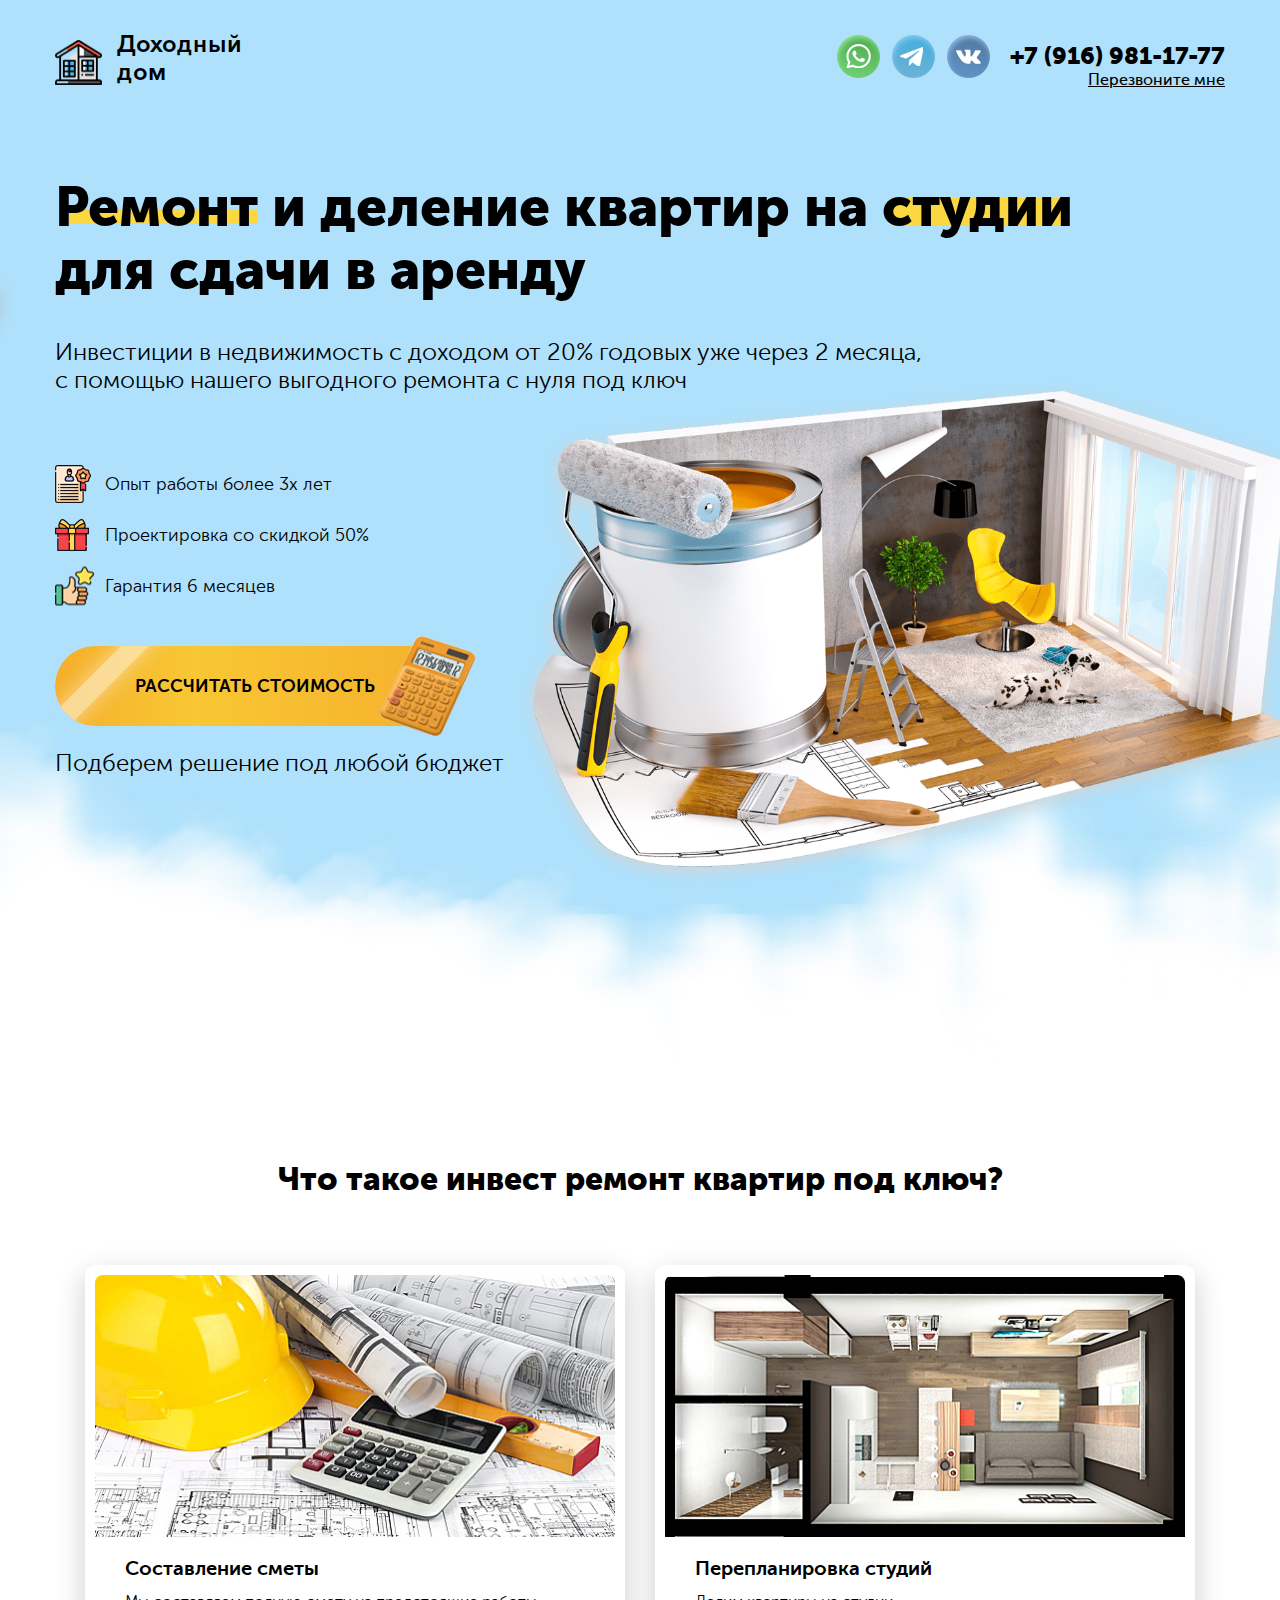
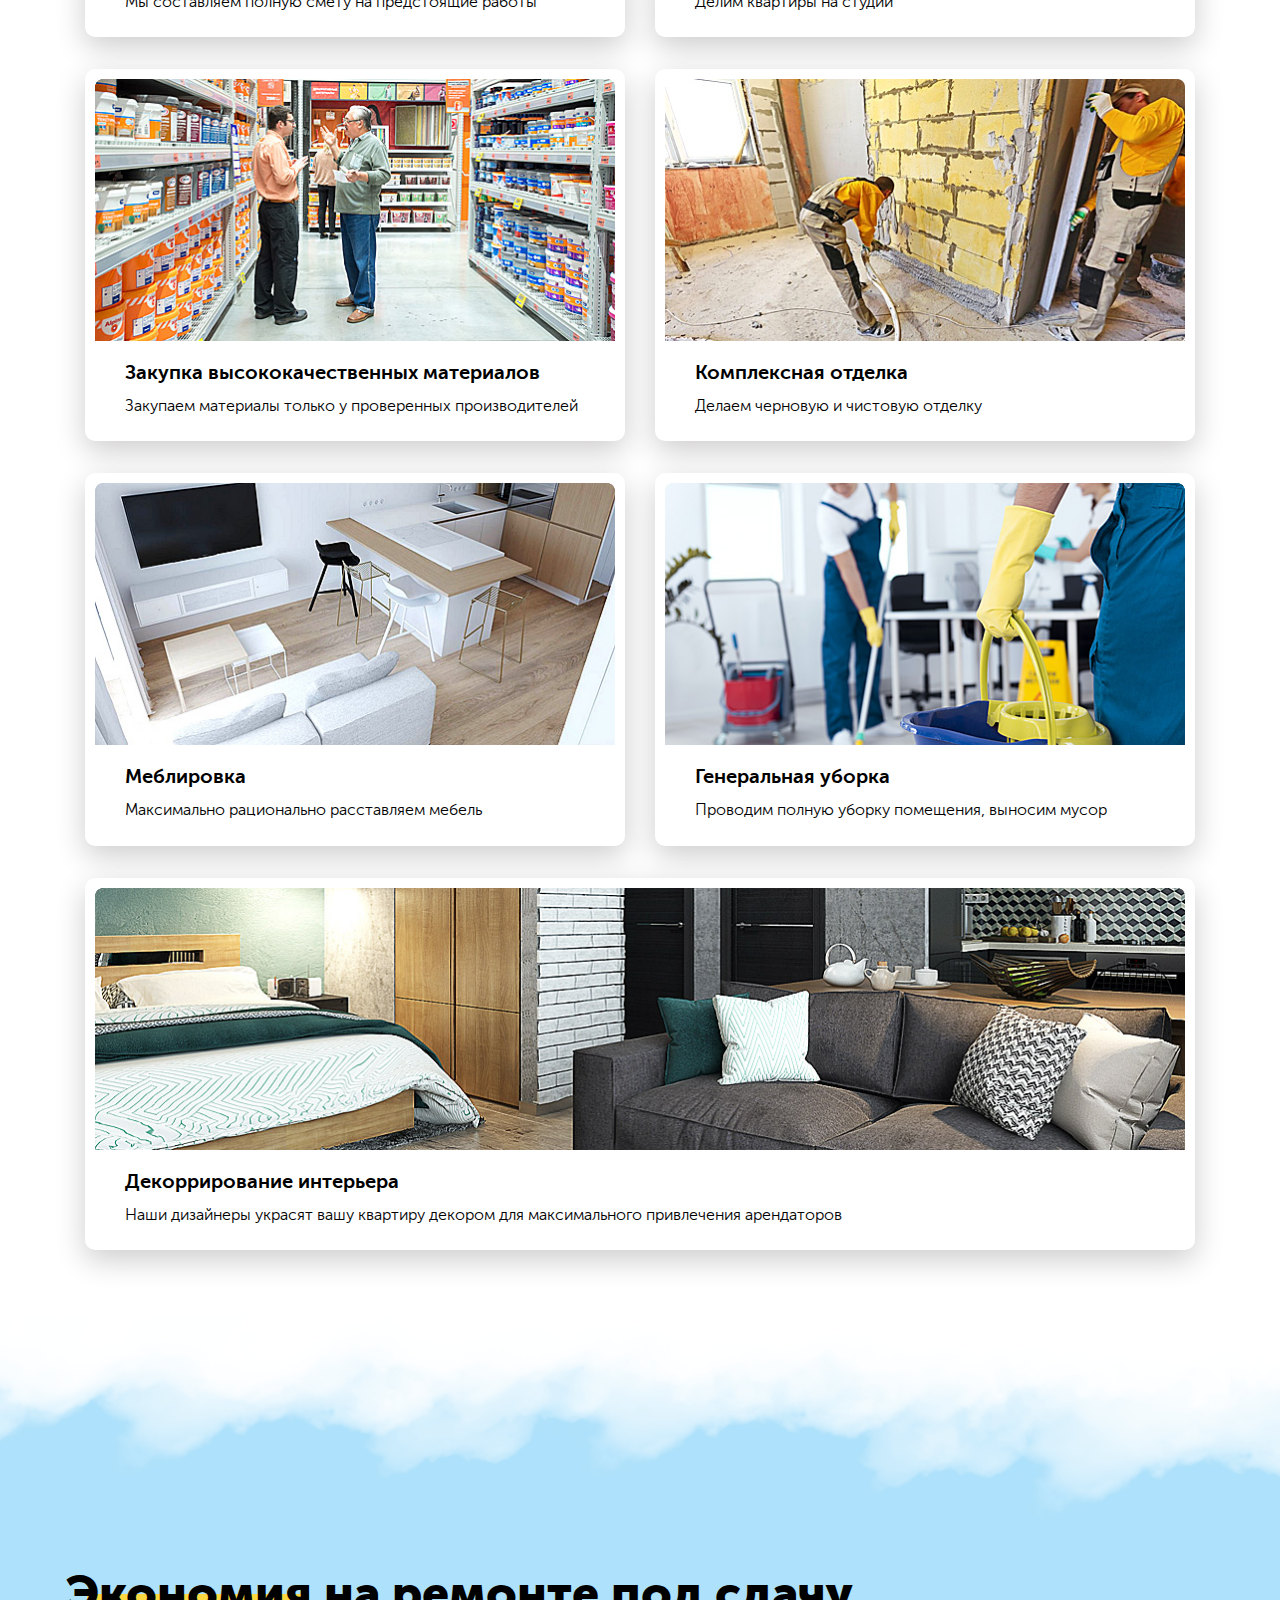
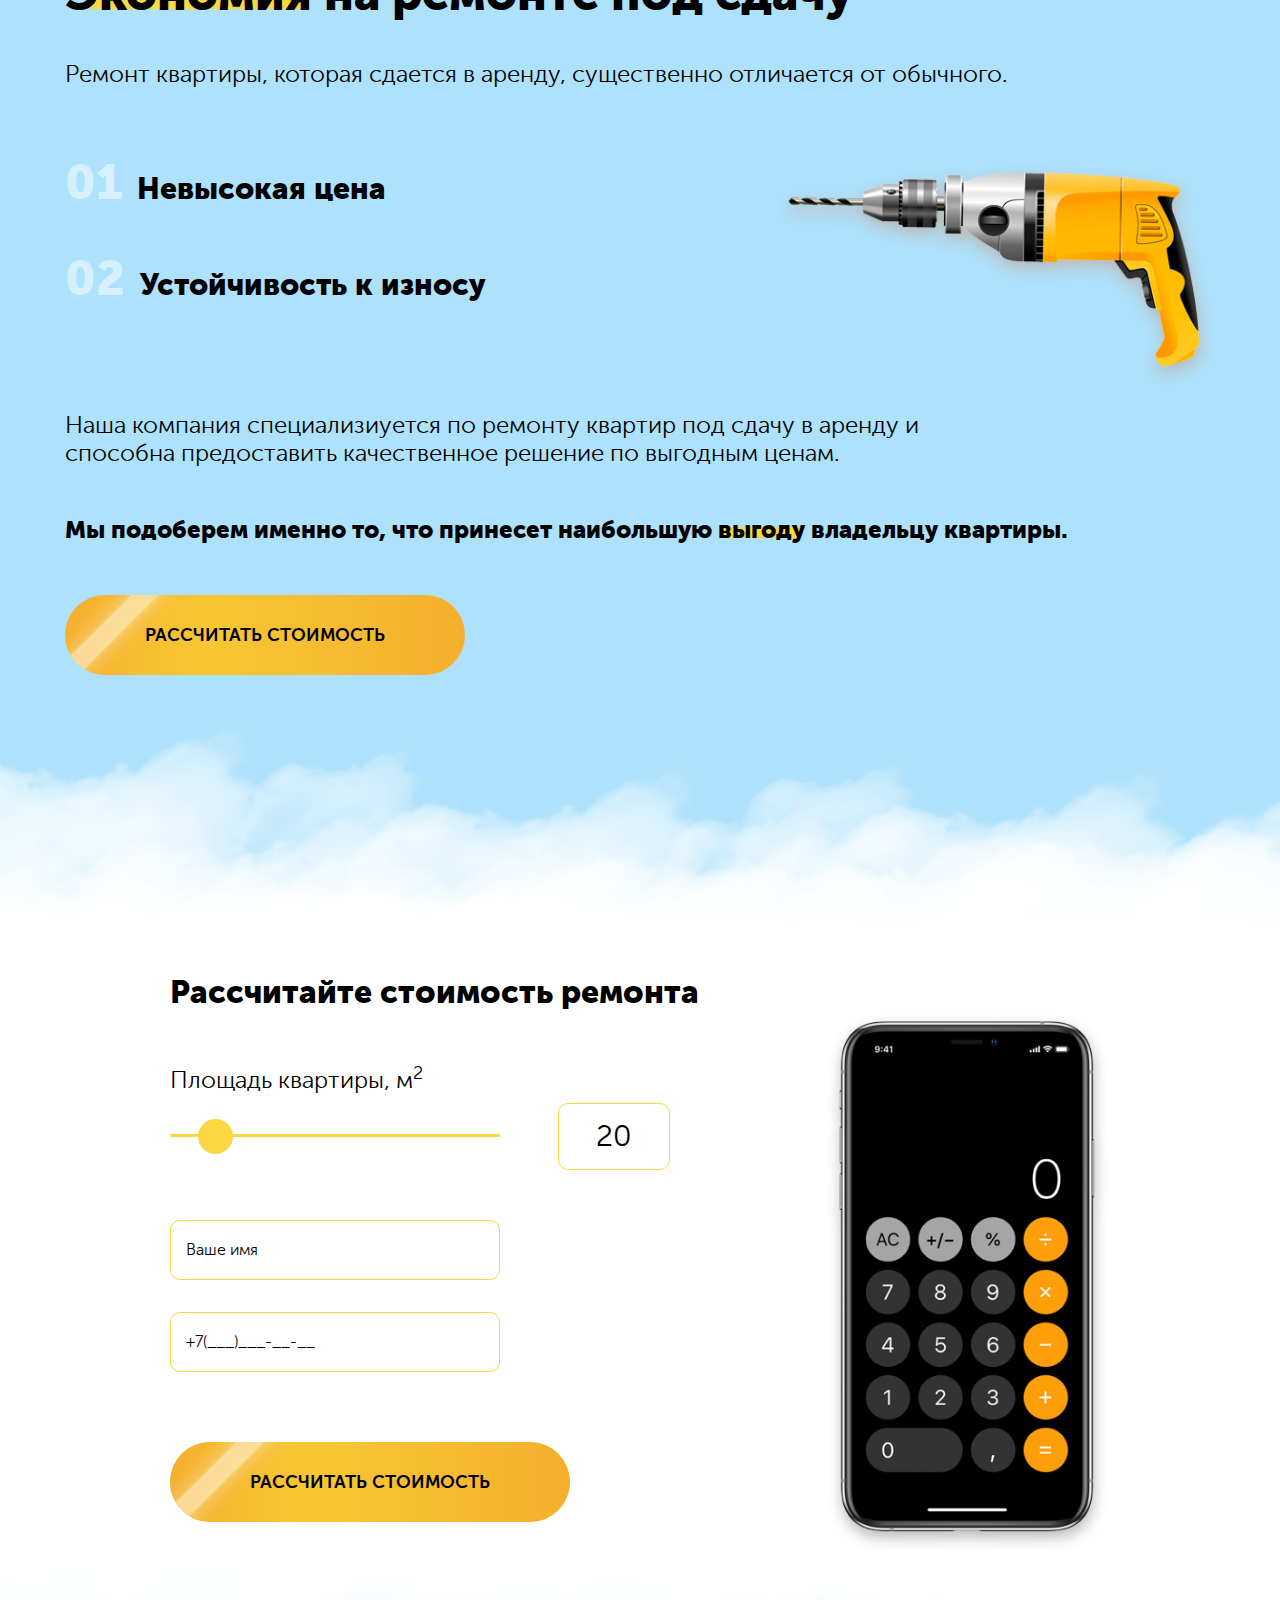
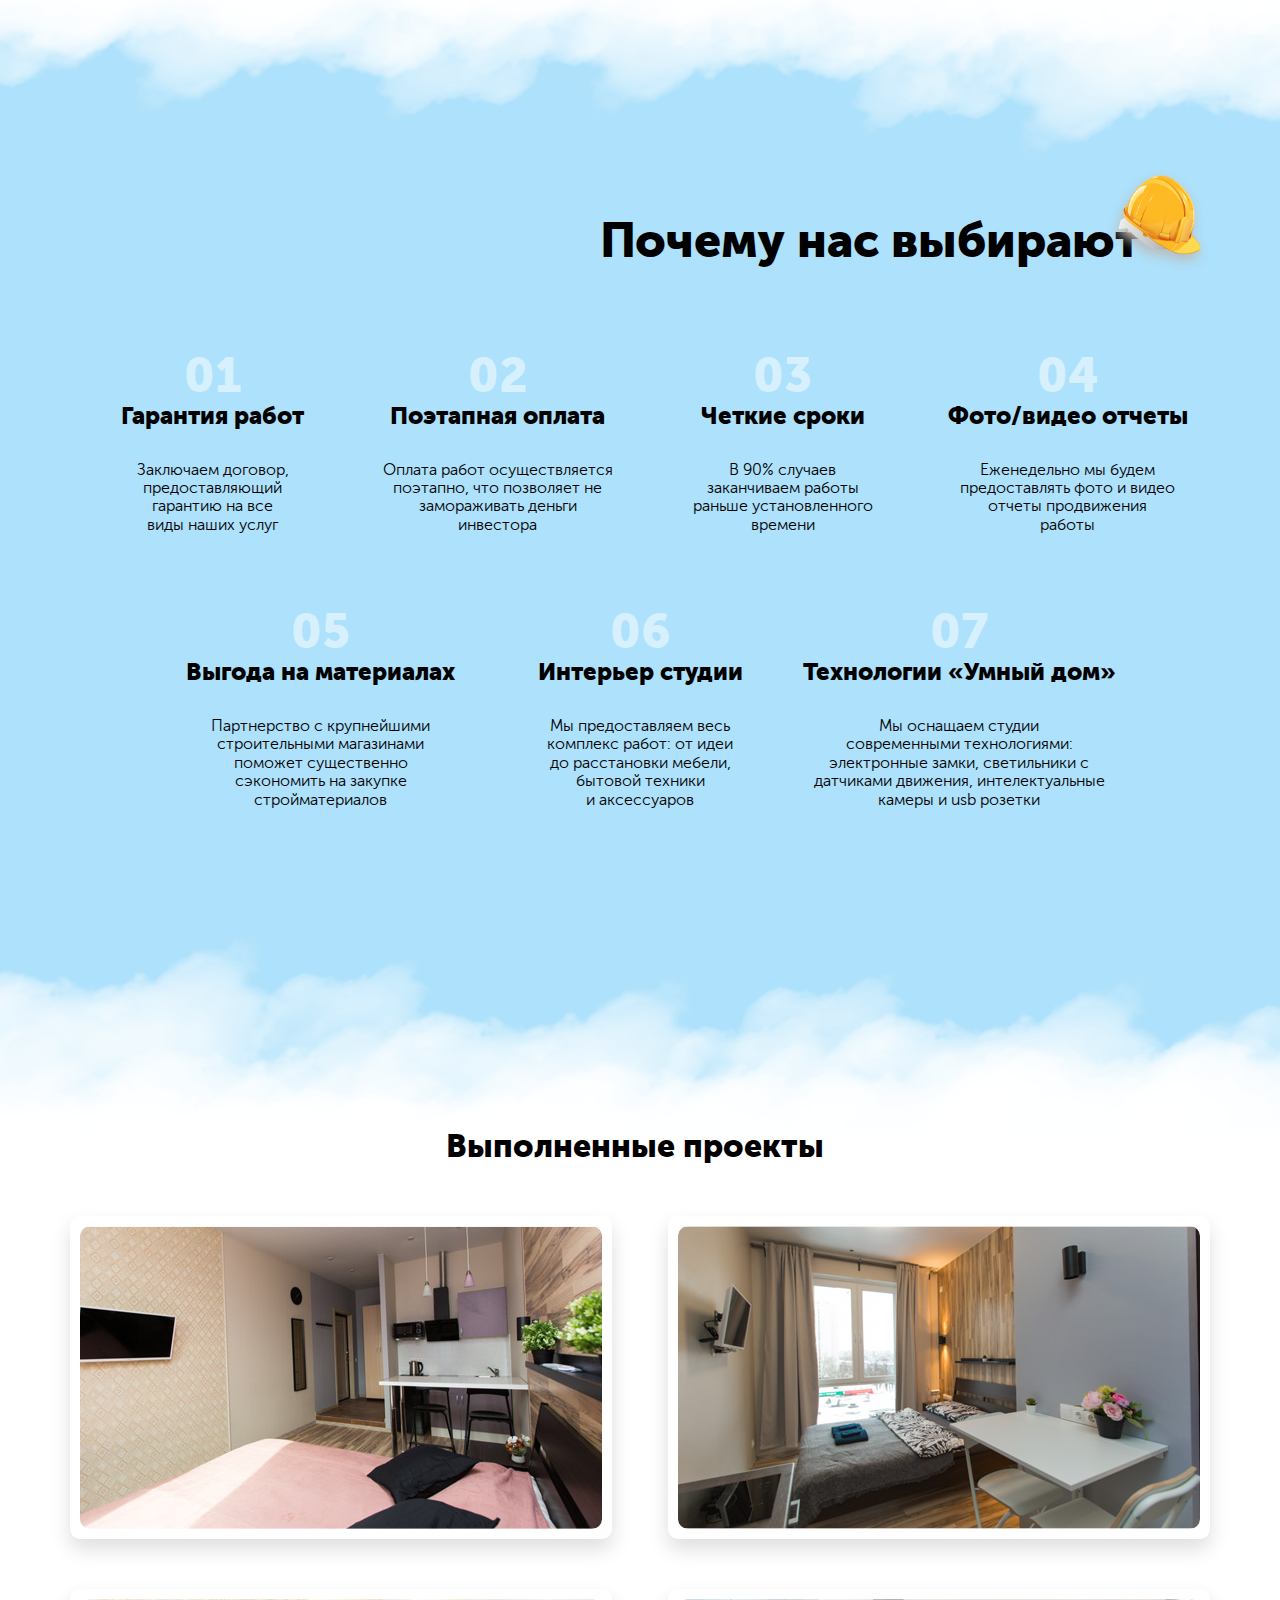
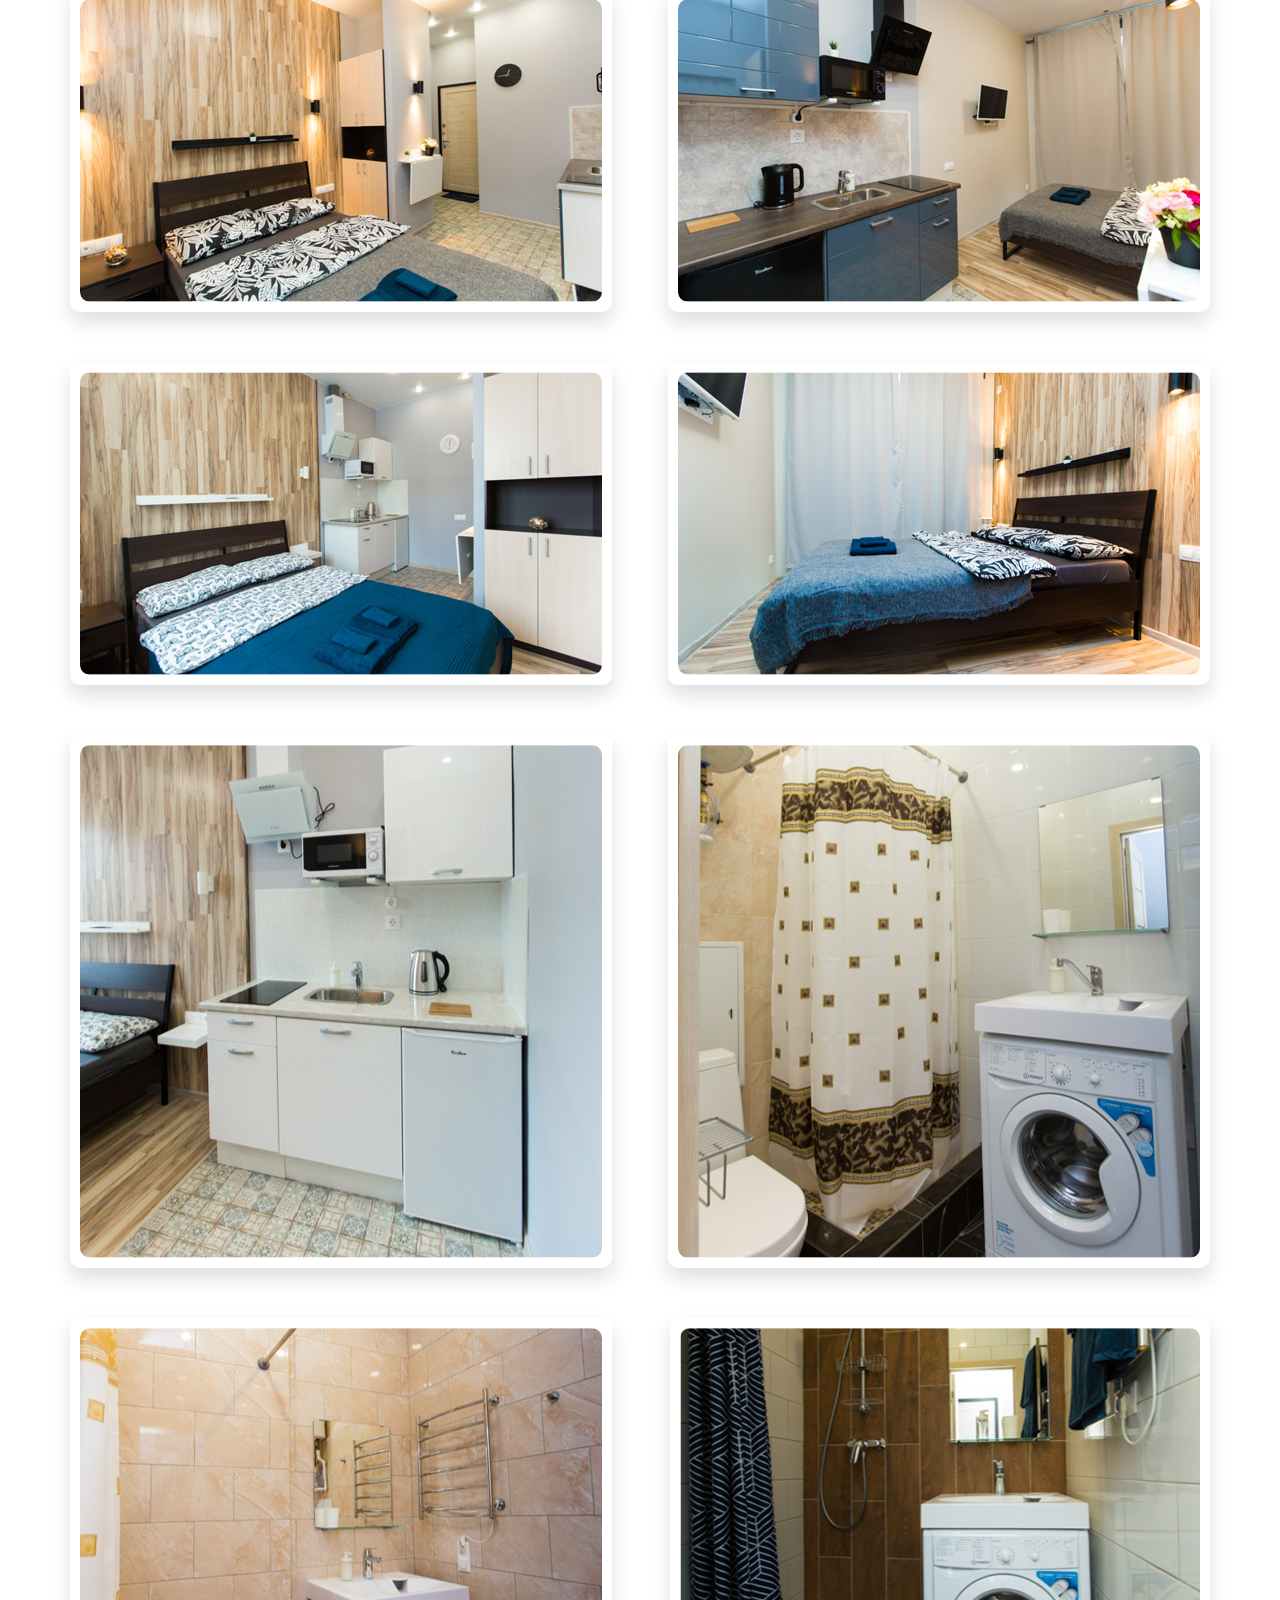
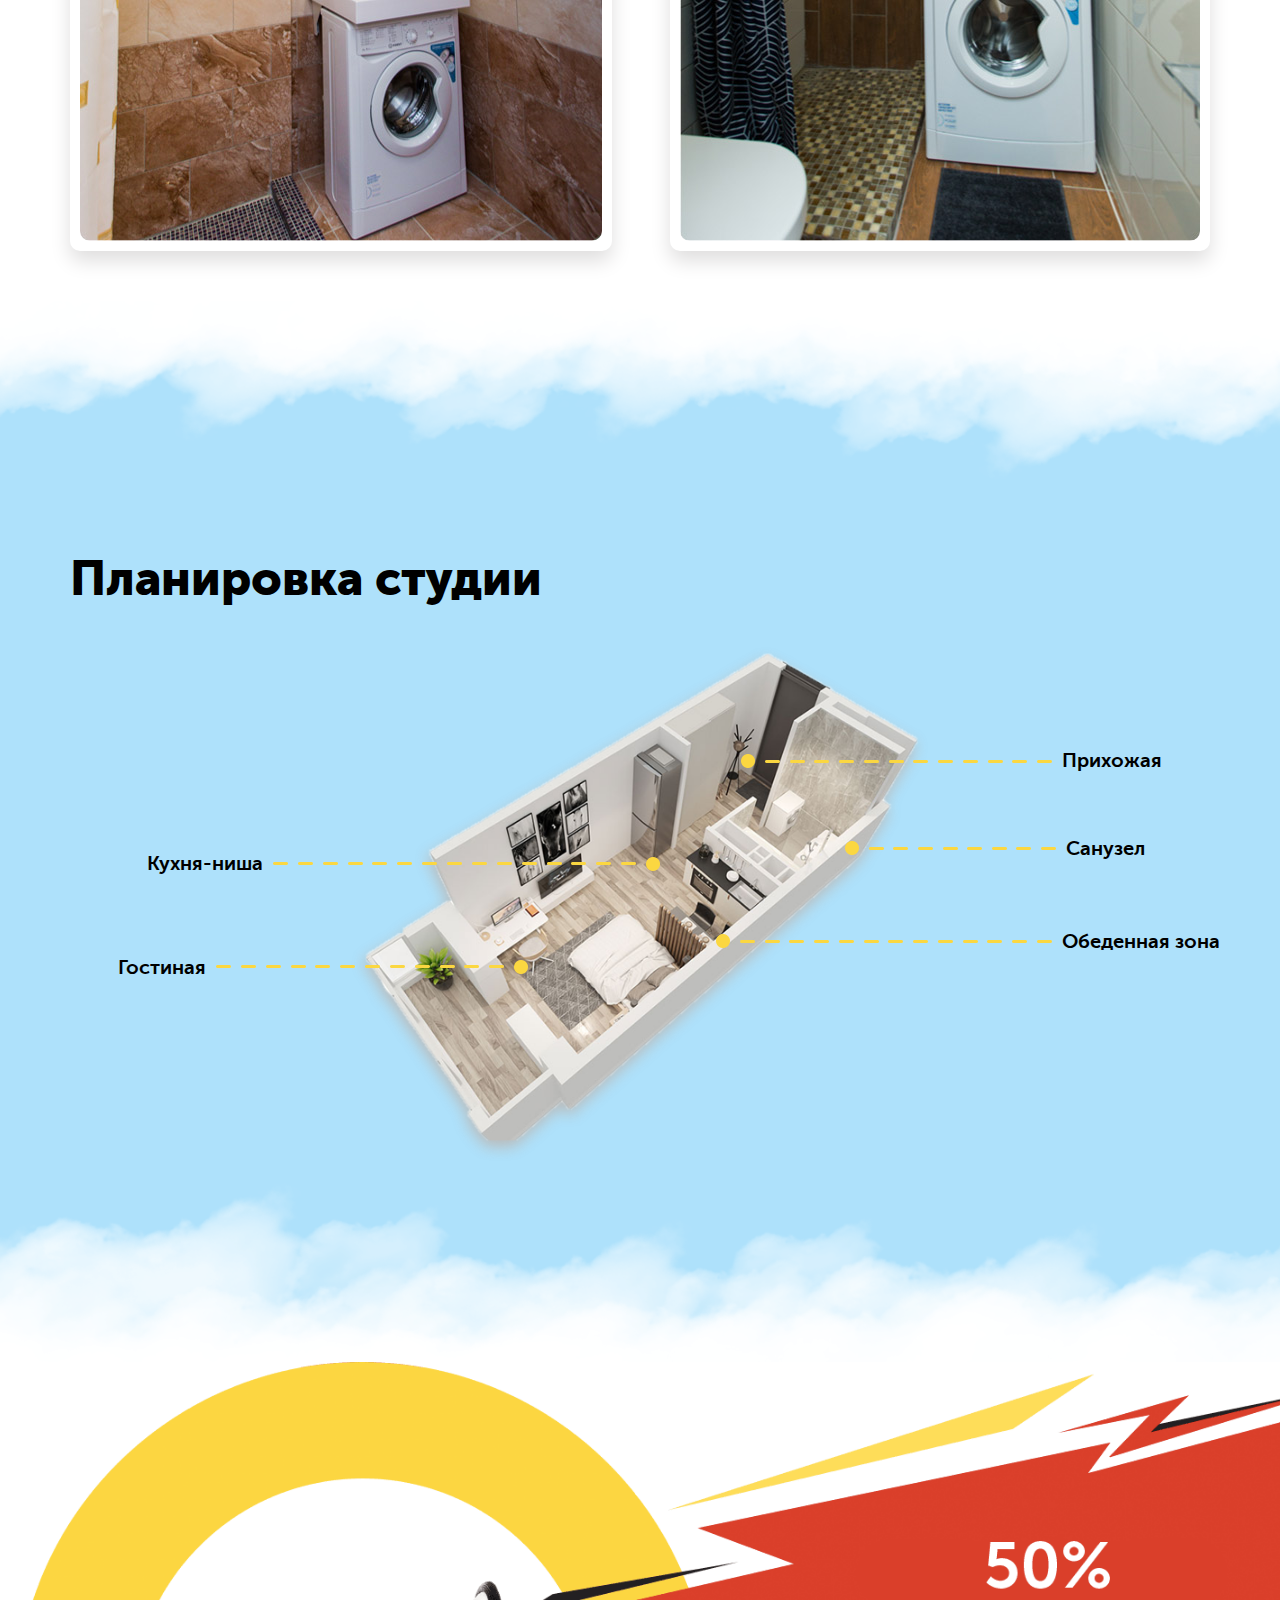
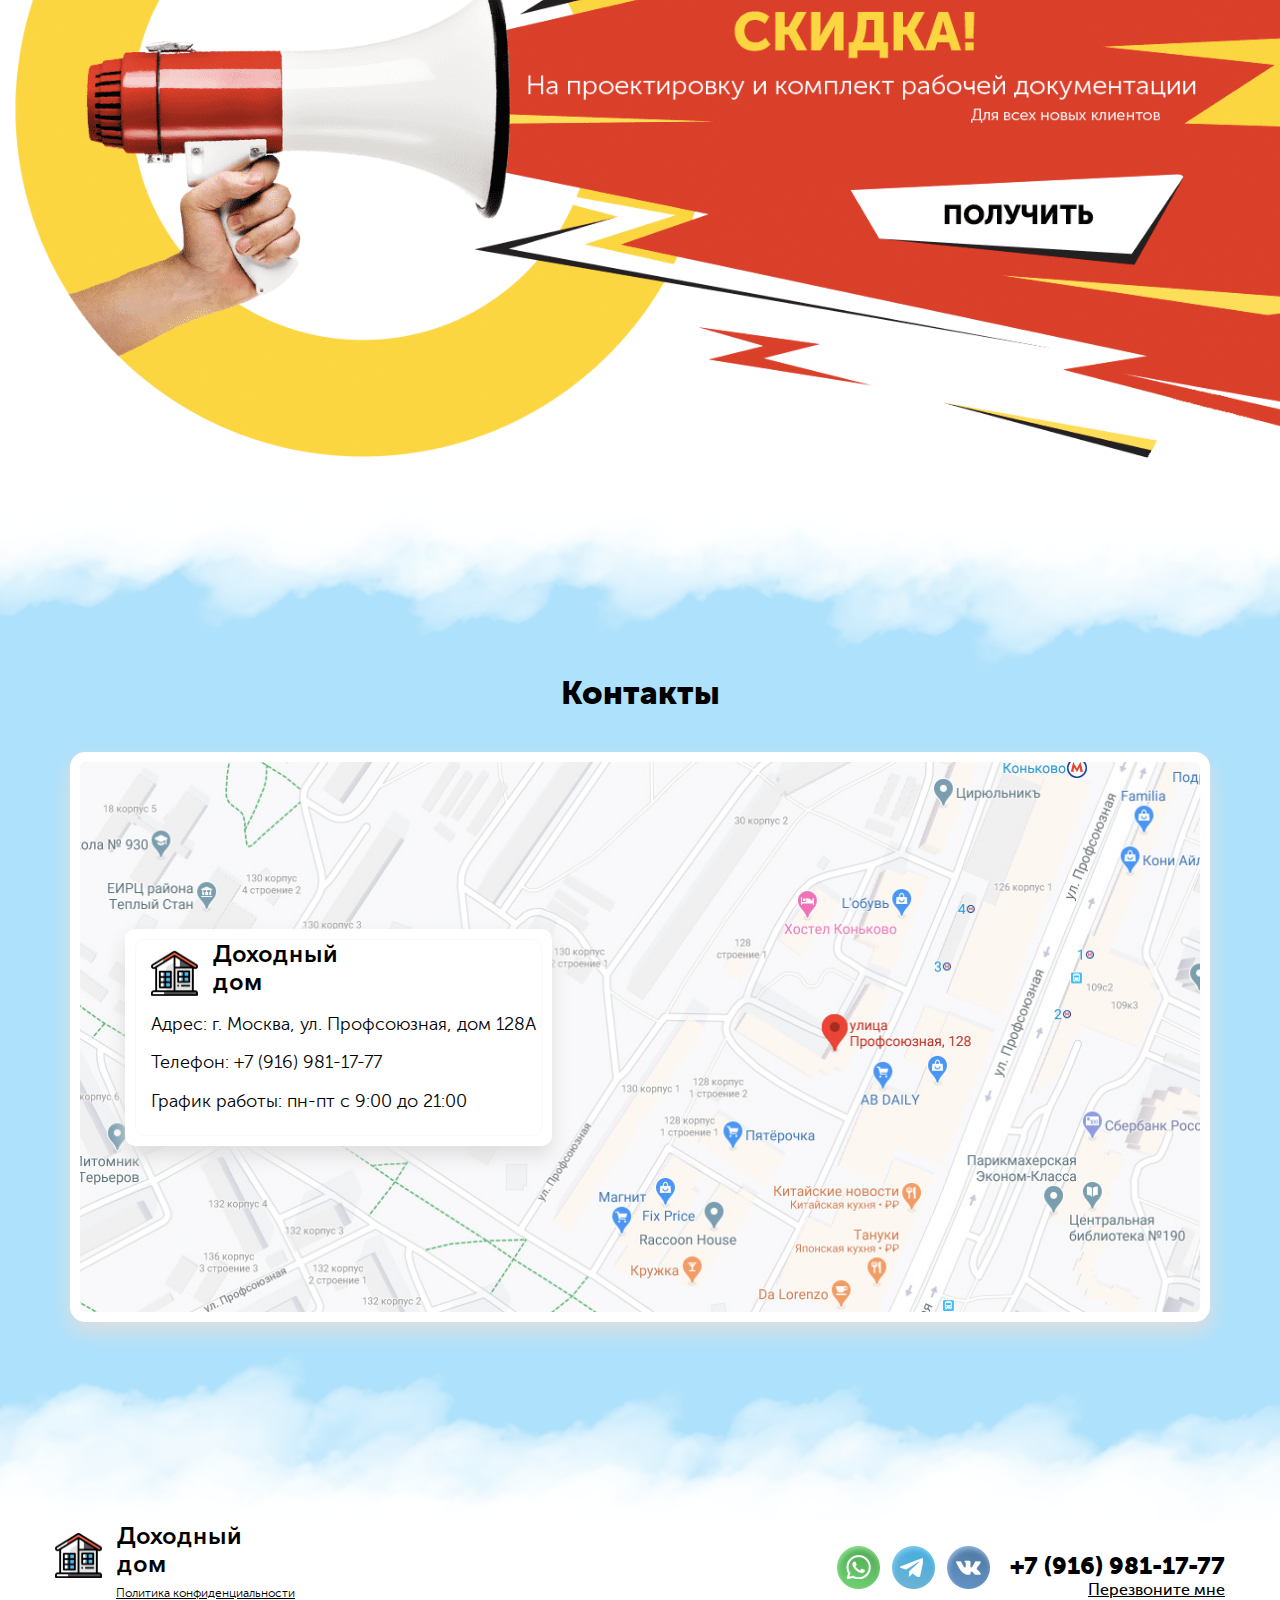
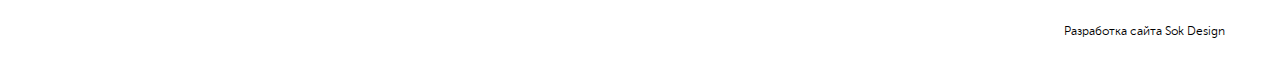
<file: index.html>
<!DOCTYPE HTML>
<html lang="ru">
  <head>
    <meta charset="utf-8">
    <title>Доходный дом</title>
    <meta name="viewport" content="width=device-width, initial-scale=1">
    <link rel="stylesheet" href="css/style.min.css">
    <script type="text/javascript" src="https://code.jquery.com/jquery-3.2.1.min.js"></script>
    <link rel="shortcut icon" href="img/favicon.png" type="image/png">
  </head>
  <body>
    <section class="main">
      <header class="main__header">
          <a href="" class="main__logo">
            <img src="img/logo.png" alt="">
            <span>Доходный дом</span>
          </a>
          <div class="main__social  social">
            <a href="whatsapp://send?phone=+79169811777" class="social__link">
              <img src="img/icon1-wp.png" alt="">
            </a>
            <a href="" class="social__link">
              <img src="img/icon1-tel.png" alt="">
            </a>
            <a href="https://vk.com/sok.design" class="social__link">
              <img src="img/icon1-vk.png" alt="">
            </a>
          </div>
          <div class="main__phone  main__phone--header">
            <a class="main__tel" href="tel:79169811777"><span>+7 (916) 981-17-77</span><img src="img/icon-phone-mob.png"></a>
            <a href="#callback" id="main__btn" class="btn  btn--call main__btn--header  popup-with-zoom-anim">Перезвоните мне</a>
          </div>
      </header>
      <div class="main__wrapper">
        <h1 class="main__title"><span class="main__title--decor1">Ремонт</span> и деление квартир на <span class="main__title--decor2">студии</span><br> для сдачи в аренду</h1>
        <p class="main__subtitle">Инвестиции в недвижимость с доходом от 20% годовых уже через 2 месяца,
        с помощью нашего выгодного ремонта с нуля под ключ</p>
        <ul class="main__items">
          <li class="main__item  main__item--1">Опыт работы более 3х лет</li>
          <li class="main__item  main__item--2">Проектировка со скидкой 50%</li>
          <li class="main__item  main__item--3">Гарантия 6 месяцев</li>
        </ul>
        <div class="main__img--mob">
          <img src="img/bg-img1-min.png" alt="">
        </div>
        <div class="main__btn2"> 
        <a href ="#calculator" class="btn  btn--main  btn--scroll">
          Рассчитать стоимость
        </a>
        </div>
        <p class="main__descr">Подберем решение под любой бюджет</p>
      </div>
      <div class="main__img">
        <img src="img/bg-img1-min.png" alt="">
      </div>
    </section>

    <section class="description">
      <h2 class="description__title">Что такое инвест ремонт квартир под ключ?</h2>
      <div class="description__items">
        <figure class="description__item">
          <img src="img/img1.jpg" alt="">
          <figcaption>
            <p class="description__item-title">Составление сметы</p>
            <p class="description__item-subtitle">Мы составляем полную смету на предстоящие работы</p>
          </figcaption>
        </figure>
        <figure class="description__item">
          <img src="img/img2.jpg" alt="">
          <figcaption>
            <p class="description__item-title">Перепланировка студий</p>
            <p class="description__item-subtitle">Делим квартиры на студии</p>
          </figcaption>
        </figure>
        <figure class="description__item">
          <img src="img/img3.jpg" alt="">
          <figcaption>
            <p class="description__item-title">Закупка высококачественных материалов</p>
            <p class="description__item-subtitle">Закупаем материалы только у проверенных производителей</p>
          </figcaption>
        </figure>
        <figure class="description__item">
          <img src="img/img4.jpg" alt="">
          <figcaption>
            <p class="description__item-title">Комплексная отделка</p>
            <p class="description__item-subtitle">Делаем черновую и чистовую отделку</p>
          </figcaption>
        </figure>
        <figure class="description__item">
          <img src="img/img5.jpg" alt="">
          <figcaption>
            <p class="description__item-title">Меблировка</p>
            <p class="description__item-subtitle">Максимально рационально расставляем мебель</p>
          </figcaption>
        </figure>
        <figure class="description__item">
          <img src="img/img6.jpg" alt="">
          <figcaption>
            <p class="description__item-title">Генеральная уборка</p>
            <p class="description__item-subtitle">Проводим полную уборку помещения, выносим мусор</p>
          </figcaption>
        </figure>
        <figure class="description__item  description__item--big">
          <img src="img/img7.jpg" alt="">
          <figcaption>
            <p class="description__item-title">Декоррирование интерьера</p>
            <p class="description__item-subtitle">Наши дизайнеры украсят вашу квартиру декором для максимального привлечения арендаторов</p>
          </figcaption>
        </figure>
        <figure class=" description__item  description__item--mob">
          <img class="description__item--big-img" src="img/img7-mob.jpg" alt="">
          <figcaption>
            <p class="description__item-title">Декоррирование интерьера</p>
            <p class="description__item-subtitle">Наши дизайнеры украсят вашу квартиру декором для максимального привлечения арендаторов</p>
          </figcaption>
        </figure>
      </div>
    </section>

    <section class="advantage">
      <div class="advantage__wrapper">
        <h2 class="advantage__title"><span class="advantage__title--decor">Экономия</span> на ремонте под сдачу</h2>
        <p class="advantage__subtitle">Ремонт квартиры, которая сдается в аренду,  существенно отличается от обычного.</p>
        <div class="advantage__items--wrap">
          <ul class="advantage__items">
            <li class="advantage__item"><span>01</span>Невысокая цена</li>
            <li class="advantage__item"><span>02</span>Устойчивость к износу</li>
          </ul>
          <div class="advantage__img">
            <img src="img/perforator.png" alt="">
          </div>
        </div>
        <p class="advantage__text1">Наша компания специализиуется по ремонту квартир под сдачу в аренду и<br>
  способна предоставить качественное решение по выгодным ценам.</p>
        <p class="advantage__text2">Мы подоберем именно то, что принесет наибольшую <span class="advantage__text2--decor">выгоду</span> владельцу квартиры.</p>
        <a href="#calculator" class="btn  btn--main  btn--scroll advantage__btn">Рассчитать стоимость</a>
      </div>
    </section>

    <section class="calculator" id="calculator">
      <h2 class="calculator__title">Рассчитайте стоимость ремонта</h2>
      <div class="calculator__wrapper">
        <div class="calculator__left">
          <div class="calculator__form">
            <p class="calculator__text">Площадь квартиры, м<sup>2</sup></p>
            <form name="nomer_scrollbar" class="form" id="contentForm" autocomplete="off">
              <input type="range" name="urange" id="ageInputId" min="1" max="200" value="20"/>
              <span class="form__num">
                <output name="ageOutputName" id="ageOutputId"></output>
              </span>
            
            <div class="form__row">
                <div class="form__input-wrap">
                  <label for="name"></label>
                  <input class="form__input" type="text" name="uname" id="name" placeholder="Ваше имя"  required>
                </div>
                <div class="form__input-wrap">
                  <label for="tel"></label>
                   <input class="form__input" type="tel" id="tel" name="uphone" placeholder="+7(___)___-__-__"  required>
                </div>
                <input name="formInfo" class="formInfo" type="hidden" value="Рассчитать стоимость"/>
                <div class="form__btn  btn  btn--main">
                 <input type="submit" class="btn  btn--main" value="Рассчитать стоимость">
                </div>
            </div>
            </form>
          </div>
        </div>
        <div class="calculator__right">
          <img src="img/calc.png" alt="">
        </div>
      </div>
    </section>

    <section class="why">
      <div class="why__wrapper">
        <h2 class="why__main-title">Почему нас выбирают</h2>
        <div class="why__items">
          <div class="why__item">
            <p class="why__num">01</p>
            <h3 class="why__title">Гарантия работ</h3>
            <p class="why__descr">Заключаем договор,<br>предоставляющий<br> гарантию на все<br> виды наших услуг</p>
          </div>
          <div class="why__item">
            <p class="why__num">02</p>
            <h3 class="why__title">Поэтапная оплата</h3>
            <p class="why__descr">Оплата работ осуществляется<br> поэтапно, что позволяет не<br> замораживать деньги<br> инвестора</p>
          </div>
          <div class="why__item">
            <p class="why__num">03</p>
            <h3 class="why__title">Четкие сроки</h3>
            <p class="why__descr">В 90% случаев<br> заканчиваем работы<br> раньше установленного<br> времени</p>
          </div>
          <div class="why__item">
            <p class="why__num">04</p>
            <h3 class="why__title">Фото/видео отчеты</h3>
            <p class="why__descr">Еженедельно мы будем<br> предоставлять фото и видео<br> отчеты продвижения<br> работы</p>
          </div>
          <div class="why__item  why__item--big">
            <p class="why__num">05</p>
            <h3 class="why__title">Выгода на материалах</h3>
            <p class="why__descr">Партнерство с крупнейшими<br> строительными магазинами<br> поможет существенно<br> сэкономить на закупке<br> стройматериалов  </p>
          </div>
          <div class="why__item  why__item--big">
            <p class="why__num">06</p>
            <h3 class="why__title">Интерьер студии</h3>
            <p class="why__descr">Мы предоставляем весь<br> комплекс работ: от идеи<br> до расстановки мебели,<br> бытовой техники<br> и аксессуаров</p>
          </div>
          <div class="why__item  why__item--big">
            <p class="why__num">07</p>
            <h3 class="why__title">Технологии «Умный дом»</h3>
            <p class="why__descr">Мы оснащаем студии<br> современными технологиями:<br> электронные замки, светильники с<br> датчиками движения, интелектуальные<br> камеры и usb розетки</p>
          </div>
        </div>
      </div>
    </section>

    <section class="projects">
      <div class="projects__wrapper">
        <h2 class="projects__title">Выполненные проекты</h2>
        <div class="projects__items">
          <div class="projects__item">
            <img src="img/project1.jpg" alt="">
          </div>
          <div class="projects__item">
            <img src="img/project2.jpg" alt="">
          </div>
          <div class="projects__item">
            <img src="img/project3.jpg" alt="">
          </div>
          <div class="projects__item">
            <img src="img/project4.jpg" alt="">
          </div>
          <div class="projects__item">
            <img src="img/project5.jpg" alt="">
          </div>
          <div class="projects__item">
            <img src="img/project6.jpg" alt="">
          </div>
          <div class="projects__item">
            <img src="img/project7.jpg" alt="">
          </div>
          <div class="projects__item">
            <img src="img/project8.jpg" alt="">
          </div>
          <div class="projects__item">
            <img src="img/project9.jpg" alt="">
          </div>
          <div class="projects__item">
            <img src="img/project10.jpg" alt="">
          </div>
        </div>
      </div>
    </section>

    <section class="plan">
      <div class="plan__wrapper">
        <h2 class="plan__title">Планировка студии</h2>
        <div class="plan__img">
          <img class="plan__img--main" src="img/plan.png" alt="planirovka">
          <div class="plan__num  plan__1">Кухня-ниша&nbsp;&nbsp;<img src="img/arrow1.png"></div>
          <div class="plan__num  plan__2">Гостиная&nbsp;&nbsp;<img src="img/arrow2.png"></div>
          <div class="plan__num  plan__3"><img src="img/arrow3.png">&nbsp;&nbsp;Прихожая</div>
          <div class="plan__num  plan__4"><img src="img/arrow4.png">&nbsp;&nbsp;Санузел</div>
          <div class="plan__num  plan__5"><img src="img/arrow5.png">&nbsp;&nbsp;Обеденная зона</div>
        </div>
        <div class="plan__mob">
          <div class="plan__mob--wrap">
            <img class="plan__mob--main" src="img/plan.png" alt="planirovka">
              <div class="plan__num--mob  plan__1--mob">3&nbsp;&nbsp;
                <img src="img/arrow1-mob.png">
              </div>
              <div class="plan__num--mob  plan__2--mob">5&nbsp;&nbsp;
                <img src="img/arrow2-mob.png">
              </div>
              <div class="plan__num--mob  plan__3--mob">
                <img src="img/arrow3-mob.png">&nbsp;&nbsp;1
              </div>
              <div class="plan__num--mob  plan__4--mob">
                <img src="img/arrow4-mob.png">&nbsp;&nbsp;2
              </div>
              <div class="plan__num--mob  plan__5--mob">
                <img src="img/arrow5-mob.png">&nbsp;&nbsp;4
              </div>
            </div>
            <ol class="plan__item--mob">
              <li>Прихожая</li>
              <li>Санузел</li>
              <li>Кухня-ниша</li>
              <li>Обеденная зона</li>
              <li>Гостиная</li>
            </ol>
        </div>
      </div>
    </section>

    <section class="sale">
      <div class="sale__wrapper">
        <a href="#sale" class="callback popup-with-zoom-anim">
          <img src="img/sale-min.png" alt="">
        </a>
        <!---
        <img src="img/bg2.png" alt="">
        <a href="" class="sale__btn">Получить</a>
        <span class="sale__percent">50%</span>
        <span class="sale__text1">Скидка!</span>
        <span class="sale__text2">На проектировку и комплект рабочей документации</span>
        <span class="sale__text3">Для всех новых клиентов</span>
        --->
      </div>
    </section>

    <section class="contacts">
      <div class="contacts__wrapper">
        <h2 class="contacts__title">Контакты</h2>
        <div class="contacts__map">
          <iframe class="contacts__map-desc" src="https://yandex.ru/map-widget/v1/?um=constructor%3Ad8f6e13d610311bb38e8150f350c2cd3604e3fff6c64fd736051ca1e2e3813fe&amp;source=constructor" width="100%" height="550" frameborder="0"></iframe>
          <iframe class="contacts__map-mob" src="https://yandex.ru/map-widget/v1/?um=constructor%3Ad8f6e13d610311bb38e8150f350c2cd3604e3fff6c64fd736051ca1e2e3813fe&amp;source=constructor" width="100%" height="240" frameborder="0"></iframe>
          <div class="contacts__address">
            <div class="contacts__address--wrapper">
              <a href="/" class="main__logo">
                <img src="img/logo.png" alt="">
                <span>Доходный дом</span>
              </a>
              <p class="contacts__address--address"><span>Адрес: г. Москва,</span> ул. Профсоюзная, дом 128А</p>
              <a href="tel:79169811777">Телефон: +7 (916) 981-17-77</a>
              <p class="contacts__address--time"><span>График работы: пн-пт</span> с 9:00 до 21:00</p>
            </div>
          </div>
        </div>
      </div>
    </section>

    <footer class="footer">
      <div class="footer__wrapper">
        <div class="footer__col">
          <a href="/" class="main__logo  main__logo--footer">
            <img src="img/logo.png" alt="">
              <span>Доходный дом</span>
          </a>
          <div class="footer__privacy  politics">
            <a href="#politics" class="popup-with-zoom-anim">Политика конфиденциальности</a>
          </div>
        </div>
        <div class="footer__social  social">
            <a href="whatsapp://send?phone=+79169811777" class="social__link  social__link--footer">
              <img src="img/icon1-wp.png" alt="">
            </a>
            <a href="" class="social__link  social__link--footer">
              <img src="img/icon1-tel.png" alt="">
            </a>
            <a href="https://vk.com/sok.design" class="social__link  social__link--footer">
              <img src="img/icon1-vk.png" alt="">
            </a>
          </div>
        <div class="footer__col2">
          <div class="main__phone  main__phone--footer">
            <a class="main__tel" href="tel:79169811777">+7 (916) 981-17-77</a>
            <a href="#callback" id="main__btn" class="btn  btn--call main__btn--footer callback popup-with-zoom-anim">Перезвоните мне</a>
          </div>
        </div>
      </div>
      <div class="development">
        <a href="https://vk.com/sok.design" class="development__text">Разработка сайта Sok Design</a>
      </div>
    </footer>


  <div id="sale" class="popup popup--form zoom-anim-dialog mfp-hide">
    <p class="title  popap__title">Получить скидку 50%</p>
    <p class="title  popap__subtitle">Заполните формы и мы с вами свяжемся</p>
    <form id="zayavkaForm" class="form" autocomplete="off">
      <input name="uname" type="text" id="username1" placeholder="Ваше имя" required>
      <input class="phone" name="uphone" type="tel" id="phone" tabindex="0" placeholder="+7 (___) ___-__-__" required>
      <input name="formInfo" class="formInfo" type="hidden" value="Получить скидку 50%"/>
      <div class="btn_block  btn--main">
        <input type="submit" class="btn  btn--main" value="Отправить" />
      </div>
      <p class="form__text">Нажимая на кнопку, Вы принимаете <a href="#politics" class="popup-with-zoom-anim">Положение и Согласие</a> на обработку персональных данных.</p>
    </form>
  </div>
    
  <div id="callback" class="popup popup--form zoom-anim-dialog mfp-hide">
    <p class="title  popap__title">Обратный звонок</p>
    <p class="title  popap__subtitle">Заполните формы и мы с вами свяжемся</p>
    <form id="callbcackForm" class="form" autocomplete="off">
      <input name="uname" type="text" id="username" placeholder="Ваше имя" required>
      <input class="phone" name="uphone" type="tel" id="phone" tabindex="0" placeholder="+7 (___) ___-__-__" required>
      <input name="formInfo" class="formInfo" type="hidden" value="Обратный звонок"/>
      <div class="btn_block  btn--main">
        <input type="submit" class="btn  btn--main" value="Отправить" />
      </div>
      <p class="form__text">Нажимая на кнопку, Вы принимаете <a href="#politics" class="popup-with-zoom-anim">Положение и Согласие</a> на обработку персональных данных.</p>
    </form>
  </div>

<!---
  <div id="succesform" class="popup popup--success zoom-anim-dialog mfp-hide">
    <p class="title">Отправлено!</p>
    <p class="sub_title">Ожидайте нашего звонка!</p>
  </div>
--->

  <div id="politics" class="popup popup--politic zoom-anim-dialog mfp-hide">
        <p class="title">Политика конфиденциальности</p>
        <p class="sub_title">
            Настоящим подтверждаю, что я ознакомлен и согласен с условиями Политики в отношении обработки персональных данных. Настоящим я даю разрешение Сайту в целях информирования о товарах и услугах, заключения и исполнения договора купли-продажи обрабатывать - собирать, записывать, систематизировать, накапливать, хранить, уточнять (обновлять, изменять), извлекать, использовать, передавать (в том числе поручать обработку другим лицам), обезличивать, блокировать, удалять, уничтожать - мои персональные данные: фамилию, имя, пол, дату рождения, номера домашнего и мобильного телефонов, адрес электронной почты, а также данные об интересах на основании анализа моих поисковых запросов и посещений Интернет-сайтов. Также я разрешаю в целях информирования о товарах, работах, услугах направлять на указанный мною адрес электронной почты и/или на номер мобильного телефона рекламу и информацию о товарах, работах, услугах и его партнеров.
        </p>
    </div>

  <script src="js/jquery-3.4.1.min.js"></script>
  <script type="text/javascript" src="js/scroll.js"></script>
  <script type="text/javascript" src="js/calc2.js"></script>
  <script src="js/jquery.magnific-popup.min.js"></script>
  <script src="js/jquery.maskedinput.min.js"></script>
    <script src="js/soltend.js"></script>
    <script src="js/send.js"></script>
  </body>
</html>
</file>
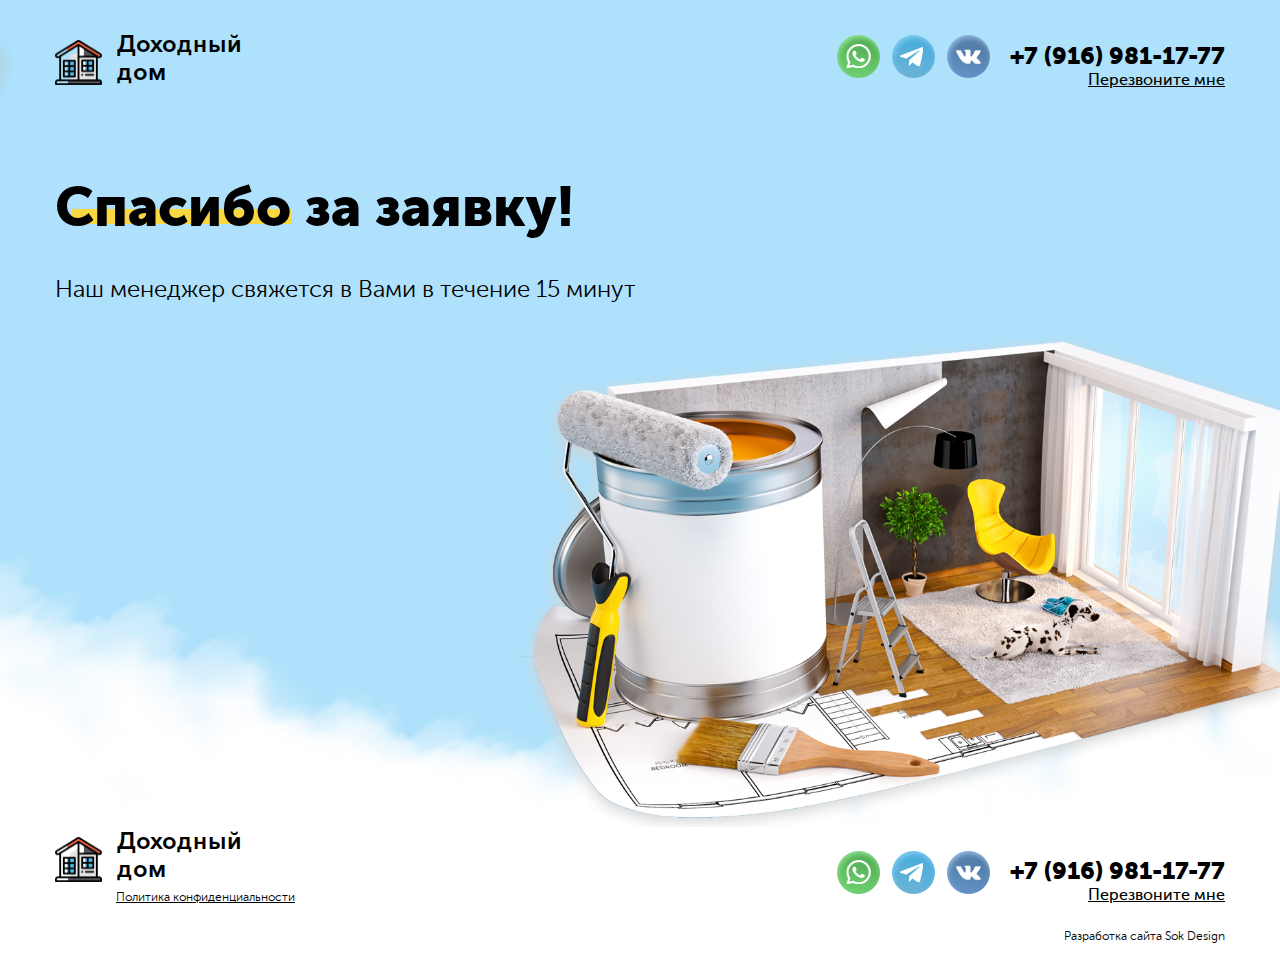
<file: thanks.html>
<!DOCTYPE HTML>
<html lang="ru">
  <head>
    <meta charset="utf-8">
    <title>Спасибо за заявку!</title>
    <meta name="viewport" content="width=device-width, initial-scale=1">
    <link rel="stylesheet" href="css/style.min.css">
    <link rel="shortcut icon" href="img/favicon.png" type="image/png">
  </head>
  <body>
    <section class="main--thanks">
      <header class="main__header">
          <a href="" class="main__logo">
            <img src="img/logo.png" alt="">
            <span>Доходный дом</span>
          </a>
          <div class="main__social  social">
            <a href="whatsapp://send?phone=+79169811777" class="social__link">
              <img src="img/icon1-wp.png" alt="">
            </a>
            <a href="" class="social__link">
              <img src="img/icon1-tel.png" alt="">
            </a>
            <a href="https://vk.com/sok.design" class="social__link">
              <img src="img/icon1-vk.png" alt="">
            </a>
          </div>
          <div class="main__phone  main__phone--header">
            <a class="main__tel" href="tel:+79169811777"><span>+7 (916) 981-17-77</span><img src="img/icon-phone-mob.png"></a>
            <a href="#callback" id="main__btn" class="btn  btn--call main__btn--header  popup-with-zoom-anim">Перезвоните мне</a>
          </div>
      </header>
      <div class="main__wrapper">
        <h1 class="main__title"><span class="main__title--decor1">Спасибо</span> за заявку!</h1>
        <p class="main__subtitle">Наш менеджер свяжется в Вами в течение 15 минут</p>
      </div>
      <div class="main__img--thanks">
        <img src="img/bg-img1.png" alt="">
      </div>
    </section>

    <footer class="footer">
      <div class="footer__wrapper">
        <div class="footer__col">
          <a href="/" class="main__logo  main__logo--footer">
            <img src="img/logo.png" alt="">
              <span>Доходный дом</span>
          </a>
          <div class="footer__privacy  politics">
            <a href="#politics" class="popup-with-zoom-anim">Политика конфиденциальности</a>
          </div>
        </div>
        <div class="footer__social  social">
           <a href="whatsapp://send?phone=+79169811777" class="social__link social__link--footer">
              <img src="img/icon1-wp.png" alt="">
            </a>
            <a href="" class="social__link  social__link--footer">
              <img src="img/icon1-tel.png" alt="">
            </a>
            <a href="https://vk.com/sok.design" class="social__link  social__link--footer">
              <img src="img/icon1-vk.png" alt="">
            </a>
          </div>
        <div class="footer__col2">
          <div class="main__phone  main__phone--footer">
            <a class="main__tel" href="tel:79169811777">+7 (916) 981-17-77</a>
            <a href="#callback" id="main__btn" class="btn  btn--call main__btn--footer callback popup-with-zoom-anim">Перезвоните мне</a>
          </div>
        </div>
      </div>
      <div class="development">
        <a href="https://vk.com/sok.design" class="development__text">Разработка сайта Sok Design</a>
      </div>
    </footer>


  <div id="sale" class="popup popup--form zoom-anim-dialog mfp-hide">
    <p class="title  popap__title">Получить скидку 50%</p>
    <p class="title  popap__subtitle">Заполните формы и мы с вами свяжемся</p>
    <form id="zayavkaForm" class="form" autocomplete="off">
      <input name="uname" type="text" id="username1" placeholder="Ваше имя" required>
      <input class="phone" name="uphone" type="tel" id="phone" tabindex="0" placeholder="+7 (___) ___-__-__" required>
      <input name="formInfo" class="formInfo" type="hidden" value="Получить скидку 50%"/>
      <div class="btn_block  btn--main">
        <input type="submit" class="btn  btn--main" value="Отправить" />
      </div>
      <p class="form__text">Нажимая на кнопку, Вы принимаете <a href="#politics" class="popup-with-zoom-anim">Положение и Согласие</a> на обработку персональных данных.</p>
    </form>
  </div>
    
  <div id="callback" class="popup popup--form zoom-anim-dialog mfp-hide">
    <p class="title  popap__title">Обратный звонок</p>
    <p class="title  popap__subtitle">Заполните формы и мы с вами свяжемся</p>
    <form id="callbcackForm" class="form" autocomplete="off">
      <input name="uname" type="text" id="username" placeholder="Ваше имя" required>
      <input class="phone" name="uphone" type="tel" id="phone" tabindex="0" placeholder="+7 (___) ___-__-__" required>
      <input name="formInfo" class="formInfo" type="hidden" value="Обратный звонок"/>
      <div class="btn_block  btn--main">
        <input type="submit" class="btn  btn--main" value="Отправить" />
      </div>
      <p class="form__text">Нажимая на кнопку, Вы принимаете <a href="#politics" class="popup-with-zoom-anim">Положение и Согласие</a> на обработку персональных данных.</p>
    </form>
  </div>

<!---
  <div id="succesform" class="popup popup--success zoom-anim-dialog mfp-hide">
    <p class="title">Отправлено!</p>
    <p class="sub_title">Ожидайте нашего звонка!</p>
  </div>
--->

  <div id="politics" class="popup popup--politic zoom-anim-dialog mfp-hide">
        <p class="title">Политика конфиденциальности</p>
        <p class="sub_title">
            Настоящим подтверждаю, что я ознакомлен и согласен с условиями Политики в отношении обработки персональных данных. Настоящим я даю разрешение Сайту в целях информирования о товарах и услугах, заключения и исполнения договора купли-продажи обрабатывать - собирать, записывать, систематизировать, накапливать, хранить, уточнять (обновлять, изменять), извлекать, использовать, передавать (в том числе поручать обработку другим лицам), обезличивать, блокировать, удалять, уничтожать - мои персональные данные: фамилию, имя, пол, дату рождения, номера домашнего и мобильного телефонов, адрес электронной почты, а также данные об интересах на основании анализа моих поисковых запросов и посещений Интернет-сайтов. Также я разрешаю в целях информирования о товарах, работах, услугах направлять на указанный мною адрес электронной почты и/или на номер мобильного телефона рекламу и информацию о товарах, работах, услугах и его партнеров.
        </p>
    </div>

  <script src="js/jquery-3.4.1.min.js"></script>
  <script type="text/javascript" src="js/scroll.js"></script>
  <script src="js/jquery.magnific-popup.min.js"></script>
  <script src="js/jquery.maskedinput.min.js"></script>
    <script src="js/soltend.js"></script>
    <script src="js/send.js"></script>
  </body>
</html>
</file>
<file: css/style.min.css>
@font-face{font-family:'museosanscyrl-webfont';src:url(../fonts/museosanscyrl-webfont.woff) format('woff'),url(../fonts/museosanscyrl-webfont.woff2) format('woff2');font-weight:400;font-style:normal}@font-face{font-family:'museosanscyrl_300-webfont';src:url(../fonts/museosanscyrl_300-webfont.woff) format('woff'),url(../fonts/museosanscyrl_300-webfont.woff2) format('woff2');font-weight:400;font-style:normal}@font-face{font-family:'museosanscyrl_500-webfont';src:url(../fonts/museosanscyrl_500-webfont.woff) format('woff'),url(../fonts/museosanscyrl_500-webfont.woff2) format('woff2');font-weight:400;font-style:normal}@font-face{font-family:'museosanscyrl_700-webfont';src:url(../fonts/museosanscyrl_700-webfont.woff) format('woff'),url(../fonts/museosanscyrl_700-webfont.woff2) format('woff2');font-weight:400;font-style:normal}@font-face{font-family:'museosanscyrl_900-webfont';src:url(../fonts/museosanscyrl_900-webfont.woff) format('woff'),url(../fonts/museosanscyrl_900-webfont.woff2) format('woff2');font-weight:400;font-style:normal}@font-face{font-family:'avenirnextcyr-demi';src:url(../fonts/avenirnextcyr-demi.woff) format('woff'),url(../fonts/avenirnextcyr-demi.woff2) format('woff2');font-weight:400;font-style:normal}
/*! normalize.css v8.0.1 | MIT License | github.com/necolas/normalize.css */
@-webkit-keyframes slideme{0%{left:-30px;margin-left:0}30%,to{left:110%;margin-left:80px}}@keyframes slideme{0%{left:-30px;margin-left:0}30%,to{left:110%;margin-left:80px}}html{line-height:1.15;-webkit-text-size-adjust:100%}.mfp-figure figure,.why__item h3,.why__item p,body{margin:0}details,main{display:block}h1{font-size:2em;margin:.67em 0}hr{-webkit-box-sizing:content-box;box-sizing:content-box;height:0;overflow:visible}code,kbd,pre,samp{font-family:monospace,monospace;font-size:1em}a{background-color:transparent}abbr[title]{border-bottom:none;-webkit-text-decoration:underline dotted;text-decoration:underline dotted}b,strong{font-weight:bolder}small{font-size:80%}sub,sup{font-size:75%;line-height:0;position:relative;vertical-align:baseline}sub{bottom:-.25em}sup{top:-.5em}img{border-style:none}button,input,optgroup,select,textarea{font-family:inherit;font-size:100%;line-height:1.15;margin:0}button,input{overflow:visible}button,select{text-transform:none}[type=button],[type=reset],[type=submit],button{-webkit-appearance:button}[type=button]::-moz-focus-inner,[type=reset]::-moz-focus-inner,[type=submit]::-moz-focus-inner{border-style:none;padding:0}[type=button]:-moz-focusring,[type=reset]:-moz-focusring,[type=submit]:-moz-focusring,button:-moz-focusring{outline:1px dotted ButtonText}fieldset{padding:.35em .75em .625em}legend{color:inherit;display:table;max-width:100%;white-space:normal}progress{vertical-align:baseline}textarea{overflow:auto}[type=checkbox],[type=radio],legend{-webkit-box-sizing:border-box;box-sizing:border-box;padding:0}[type=number]::-webkit-inner-spin-button,[type=number]::-webkit-outer-spin-button{height:auto}[type=search]{-webkit-appearance:textfield;outline-offset:-2px}[type=search]::-webkit-search-decoration{-webkit-appearance:none}::-webkit-file-upload-button{-webkit-appearance:button;font:inherit}summary{display:list-item}[hidden],template{display:none}.btn{font-family:'Montserrat',sans-serif;font-style:normal;font-weight:500;line-height:normal;display:inline-block;-webkit-box-sizing:border-box;box-sizing:border-box;text-decoration:none;z-index:1;border:0;cursor:pointer;-webkit-transition:.3s ease;transition:.3s ease}.btn:active,.btn:focus,input[type=range]:focus{outline:0}.btn--call{text-align:center;height:20px;border-radius:0;color:#000;text-decoration:underline;font-size:16px;background:0 0;padding:0;font-family:'museosanscyrl_500-webfont',Helvetica,Arial,sans-serif}.btn--call:hover{color:#fcc50e}.btn--main,.main__btn2{position:relative;height:80px}.btn--main{display:block;text-align:center;max-width:400px;width:100%;line-height:80px;border-radius:50px;color:#000;font-size:18px;background:0 0;padding:0;background:-webkit-gradient(linear,left top,right top,from(#f5af2d),color-stop(35%,#f8c733),to(#f5af2d));background:linear-gradient(90deg,#f5af2d 0,#f8c733 35%,#f5af2d 100%);text-transform:uppercase;font-family:'museosanscyrl_700-webfont',Helvetica,Arial,sans-serif;overflow:hidden}.main__btn2{width:400px;z-index:1}.main__btn2::before{position:absolute;content:"";right:-20px;top:50%;-webkit-transform:translateY(-50%);transform:translateY(-50%);width:95px;height:100px;background-image:url(../img/calc-min.png);background-position:center;background-repeat:no-repeat;background-size:95px 100px;z-index:2}.btn--main:after{content:"";display:block;width:20px;height:200px;margin-left:60px;background:rgba(255,255,255,.5);-webkit-box-shadow:0 0 20px rgba(255,255,255,.5);box-shadow:0 0 20px rgba(255,255,255,.5);position:absolute;left:-40px;top:-50px;z-index:1;-webkit-transform:rotate(45deg);transform:rotate(45deg);-webkit-transition:all .1s;transition:all .1s;-webkit-animation-name:slideme;animation-name:slideme;-webkit-animation-duration:2s;animation-duration:2s;-webkit-animation-delay:.08s;animation-delay:.08s;-webkit-animation-timing-function:ease-in-out;animation-timing-function:ease-in-out;-webkit-animation-iteration-count:infinite;animation-iteration-count:infinite}.main__btn--footer{padding-top:0}.form{display:inline-block;position:relative;width:100%;background-color:#fff}.form__num,.form__num output{position:absolute;color:#000;font-size:30px}.form__num{display:block;right:0;top:-15px;pointer-events:none;max-width:110px;height:65px;width:100%;border:1px solid #fbd741;border-radius:10px;display:-webkit-box;display:-ms-flexbox;display:flex;-webkit-box-pack:center;-ms-flex-pack:center;justify-content:center;-webkit-box-align:center;-ms-flex-align:center;align-items:center;font-family:'museosanscyrl_300-webfont',Helvetica,Arial,sans-serif}.form__num output{top:50%;left:50%;margin:auto 0;-webkit-transform:translate(-50%,-50%);transform:translate(-50%,-50%)}input[type=range]{-webkit-appearance:none;border:0;max-width:330px;width:100%;height:35px;margin:0;background-color:transparent;padding:0}input[type=range]::-webkit-slider-runnable-track{max-width:100%;height:3px;border:0;border-radius:20px;background-color:#fbd640}input[type=range]::-webkit-slider-thumb{-webkit-appearance:none;-webkit-box-sizing:content-box;box-sizing:content-box;border:0;height:35px;width:35px;border-radius:50%;background-color:#fbd741;margin-top:-15px}input[type=range]::-moz-range-track{max-width:100%;height:3px;border:0;background-color:#fbd640;border-radius:5px}input[type=range]::-moz-range-progress{border-radius:5px;height:3px;background-color:#fcde63}input[type=range]::-moz-range-thumb{-webkit-appearance:none;border:0;height:35px;width:35px;border-radius:50%;background-color:#fbd741;margin-top:-15px}input[type=range]::-ms-track{-webkit-appearance:none;border:0;height:3px;width:300px;background-color:#fbd640;margin-top:0;color:transparent;box-sizing:content-box}input[type=range]::-ms-thumb{border:0;padding:0;height:35px;width:35px;margin-top:0;border-radius:50%;background:#fbd741}input[type=range]::-ms-fill-lower{background-color:#fcdb59}.form__row{margin:0 auto;display:-webkit-box;display:-ms-flexbox;display:flex;-webkit-box-orient:vertical;-webkit-box-direction:normal;-ms-flex-direction:column;flex-direction:column;-webkit-box-align:start;-ms-flex-align:start;align-items:flex-start;-webkit-box-pack:start;-ms-flex-pack:start;justify-content:flex-start;width:100%;padding-top:50px}.form__input,.form__input-wrap{-webkit-box-sizing:border-box;box-sizing:border-box;width:100%}.form__input-wrap{position:relative;border-radius:0;border:0;text-align:left;max-width:330px;margin-bottom:0}.form__input{font-size:16px;line-height:60px;display:block;height:60px;padding:0 0 0 15px;border-radius:10px;border:1px solid #fbd741;-webkit-transition:.3s ease;transition:.3s ease;font-family:'museosanscyrl_300-webfont',Helvetica,Arial,sans-serif}.form__input::-webkit-input-placeholder{color:#000}.form__input::-moz-placeholder{color:#000}.form__input:-ms-input-placeholder,.form__input::-ms-input-placeholder{color:#000}.form__input::placeholder{color:#000}.form__input:hover{border-color:#ebbe05}.form__input:focus{outline:0}.form__btn{margin-top:50px}.form__btn input{display:block}.popap__title,.popup--politic .title{font-family:'museosanscyrl_900-webfont',Helvetica,Arial,sans-serif}.popap__subtitle,.popap__title{padding:0;font-size:30px;margin:0 0 20px;text-align:center}.popap__subtitle{font-size:18px}.popup--politic .title{color:#000}.popap__subtitle,.popup--politic .sub_title,form input{font-family:'museosanscyrl_300-webfont',Helvetica,Arial,sans-serif}.popup--politic .sub_title{font-size:18px;color:#000}.popup--success .title{text-align:center;font-family:"Muller ExtraBold DEMO";font-size:24px}.popup--success .sub_title{text-align:center;margin:10px 0 0;font-size:14px}.popup--politic{max-width:600px;height:auto;overflow-y:scroll}.popup--politic .title{text-align:center;font-size:24px}.popup--politic .sub_title,form .btn_block{text-align:center}.popup--form #username{margin:0 0 20px}form input{outline:0;border:1px solid #fbd741;border-radius:10px;width:100%;-webkit-box-sizing:border-box;box-sizing:border-box;padding:18px 20px;font-size:16px;margin-bottom:20px}form .btn_block{margin:30px auto 0}form .btn_block .btn{margin:0 auto;border:0;cursor:pointer}.main img,form label{display:block;width:100%}form label{font-size:12px;text-align:center;margin:12px 0 0}form label span{display:inline-block;padding:0 0 0 24px;position:relative}.popup{background:#fff;border-radius:8px;padding:30px;text-align:left;position:relative;margin:0 auto}.form__text{font-size:16px;font-family:'museosanscyrl_300-webfont',Helvetica,Arial,sans-serif}.form__text a{color:#000}.popup--success{max-width:300px}.popup--form{max-width:500px;padding:30px 60px;-webkit-box-sizing:border-box;box-sizing:border-box}.main{background-size:auto;background-position:center top;padding-bottom:350px}.main,.main--thanks{width:100%;height:100%;background-color:#fff;-webkit-box-sizing:border-box;box-sizing:border-box;background-image:url(../img/bg1.jpg);background-repeat:no-repeat;position:relative;overflow:hidden}.main__img{margin-top:auto;position:absolute;top:33%;right:0;max-width:60%}.main img{height:auto}.main__wrapper::before{position:absolute;content:"";left:-250px;top:50%;-webkit-transform:translateY(-50%);transform:translateY(-50%);width:226px;height:405px;background-image:url(../img/bg-img2.png);background-position:center;background-repeat:no-repeat;background-size:contain;z-index:1}.main__wrapper{-webkit-box-sizing:border-box;box-sizing:border-box;margin:0 auto;max-width:1200px;width:100%;padding-left:15px;padding-right:15px;position:relative}.main__header,.main__logo{display:-webkit-box;display:-ms-flexbox;display:flex}.main__header{-webkit-box-sizing:border-box;box-sizing:border-box;margin:0 auto;max-width:1200px;width:100%;padding-left:15px;padding-right:15px;-webkit-box-pack:justify;-ms-flex-pack:justify;justify-content:space-between;-webkit-box-align:start;-ms-flex-align:start;align-items:flex-start;padding-top:30px}.main__logo{max-width:240px;-webkit-box-align:end;-ms-flex-align:end;align-items:flex-end;text-decoration:none}.main__logo span{color:#000;font-size:24px;padding-left:15px;font-family:'avenirnextcyr-demi',Helvetica,Arial,sans-serif}.main__logo img{display:block;width:48px;height:45px}.main__social{margin-left:auto;margin-right:20px;margin-top:5px}.main__phone{display:-webkit-box;display:-ms-flexbox;display:flex;-webkit-box-orient:vertical;-webkit-box-direction:normal;-ms-flex-direction:column;flex-direction:column;-webkit-box-align:end;-ms-flex-align:end;align-items:flex-end;text-align:right}.main__phone--header{padding-top:13px}.main__tel{text-decoration:none;font-size:24px;color:#000;font-family:'museosanscyrl_900-webfont',Helvetica,Arial,sans-serif}.main__tel img{display:none}.main__btn{margin-top:10px}.main__title{margin-top:85px;font-size:55px;color:#000;font-family:'museosanscyrl_900-webfont',Helvetica,Arial,sans-serif}.main__title--decor1,.main__title--decor2{position:relative;z-index:1}.main__title--decor1::before,.main__title--decor2::before{position:absolute;content:"";width:93%;height:15px;background-color:#fbd741;right:0;bottom:15px;z-index:-1}.main__title--decor2::before{height:28px;bottom:13px;right:3px}.main__subtitle{max-width:870px;font-size:24px;color:#000;font-family:'museosanscyrl_300-webfont',Helvetica,Arial,sans-serif}.main__items{padding:0;margin:80px 0 50px}.main__descr,.main__item{color:#000;font-family:'museosanscyrl_300-webfont',Helvetica,Arial,sans-serif}.main__item{margin-bottom:30px;list-style:none;font-size:18px;position:relative;padding-left:50px}.main__item::before{position:absolute;content:"";left:0;top:50%;-webkit-transform:translateY(-50%);transform:translateY(-50%)}.main__item--1::before,.main__item--2::before,.main__item--3::before{width:36px;height:38px;background-image:url(../img/icon1.png);background-position:center;background-repeat:no-repeat;background-size:36px 38px}.main__item--2::before,.main__item--3::before{width:34px;height:32px;background-image:url(../img/icon2.png);background-size:34px 32px}.main__item--3::before{width:39px;height:39px;background-image:url(../img/icon3.png);background-size:39px 39px}.main__descr{font-size:24px}.main__img--mob{display:none}.social{display:-webkit-box;display:-ms-flexbox;display:flex}.social__link{-webkit-box-sizing:border-box;box-sizing:border-box;display:block;width:43px;height:43px;position:relative}.social__link:not(:last-child){margin-right:12px}.menu__icon span,.social__link img{display:block;position:absolute;width:100%}.menu{margin-right:20px;margin-left:20px;max-width:1170px;width:100%}.menu__icon{-webkit-box-sizing:border-box;box-sizing:border-box;margin:3px 0;display:none;width:50px;height:35px;position:relative;cursor:pointer}.menu__icon span{height:4px;background:#fff;border-radius:0;opacity:1;left:0;-webkit-transform:rotate(0deg);transform:rotate(0deg);-webkit-transition:.2s ease-in-out;transition:.2s ease-in-out}.menu__icon span:first-child{width:100%}.menu__icon span:nth-child(2),.menu__icon span:nth-child(3),.menu__icon span:nth-child(4){width:100%}.menu__icon span:nth-child(1){top:0}.menu__icon span:nth-child(2),.menu__icon span:nth-child(3){top:12px}.menu__icon span:nth-child(4){top:24px}.menu__links,.menu__links-container{width:100%;display:-webkit-box;display:-ms-flexbox;display:flex;-ms-flex-wrap:wrap;flex-wrap:wrap;-webkit-box-pack:center;-ms-flex-pack:center;justify-content:center;-webkit-box-align:center;-ms-flex-align:center;align-items:center}.menu__links{list-style-type:none;max-width:1170px;margin:0 auto;border-radius:20px;background-color:#fff;padding:15px 0}.menu__links-container{max-width:800px;-webkit-transform:translateY(0);transform:translateY(0)}.menu__links-item{position:relative}.menu__links a,.menu__links--footer a{display:inline-block;color:#545454;font-size:18px;line-height:30px;padding:0 10px;text-decoration:none;-webkit-transition:.25s ease;transition:.25s ease}.menu__links a:hover{text-decoration:none;color:#b41484}.menu.menu_state_open .menu__icon span:nth-child(1){top:18px;width:0%;left:50%}.menu.menu_state_open .menu__icon span:nth-child(2){-webkit-transform:rotate(45deg);transform:rotate(45deg)}.menu.menu_state_open .menu__icon span:nth-child(3){-webkit-transform:rotate(-45deg);transform:rotate(-45deg)}.menu.menu_state_open .menu__icon span:nth-child(4){top:18px;width:0%;left:50%}.menu.menu_state_open .menu__links{-webkit-transform:translateY(0);transform:translateY(0)}.description,.description__items{-webkit-box-sizing:border-box;box-sizing:border-box;width:100%}.description{min-height:100vh;background-color:#fff;padding-top:10px;padding-bottom:50px}.description__items{margin:0 auto;max-width:1170px;padding-left:15px;padding-right:15px;display:-webkit-box;display:-ms-flexbox;display:flex;-webkit-box-pack:justify;-ms-flex-pack:justify;justify-content:space-between;-ms-flex-wrap:wrap;flex-wrap:wrap}.description__item,.description__item--big{-webkit-box-sizing:border-box;box-sizing:border-box;max-width:calc(50% - 30px);width:100%;margin-left:15px;margin-right:15px;padding:10px;background-color:#fff;border-radius:10px;-webkit-box-shadow:0 10px 30px 0 #cfcdcd;box-shadow:0 10px 30px 0 #cfcdcd}.description__item figcaption{margin:0;padding:0 0 0 30px}.description__item--big{max-width:calc(100% - 30px);height:auto}.description__item img,.description__item--big img{display:block;width:100%;height:auto;margin:0}.description__item--mob{display:none}.description__item--big{display:block}.description__title{-webkit-box-sizing:border-box;box-sizing:border-box;max-width:1170px;width:100%;padding-left:15px;padding-right:15px;margin:0 auto 50px;font-family:'museosanscyrl_900-webfont',Helvetica,Arial,sans-serif;font-size:32px;text-align:center}.description__item-title{font-family:'museosanscyrl_700-webfont',Helvetica,Arial,sans-serif;font-size:20px;text-align:left;margin-bottom:0}.description__item-subtitle{font-family:'museosanscyrl_300-webfont',Helvetica,Arial,sans-serif;font-size:16px;text-align:left;margin-top:13px}.advantage,.advantage__wrapper{-webkit-box-sizing:border-box;box-sizing:border-box;width:100%}.advantage{height:100%;position:relative;background-image:url(../img/cloud-bg.png);background-size:cover;background-repeat:no-repeat;background-position:center;padding-top:250px;padding-bottom:250px}.advantage__wrapper{margin:0 auto;max-width:1170px;padding-left:10px;padding-right:10px}.advantage__title{margin-top:0;font-size:48px;color:#000;font-family:'museosanscyrl_900-webfont',Helvetica,Arial,sans-serif}.advantage__title--decor{position:relative;z-index:1}.advantage__text2--decor::before,.advantage__title--decor::before{position:absolute;content:"";width:90%;height:15px;background-color:#fbd741;right:3px;bottom:12px;z-index:-1}.advantage__subtitle{font-size:24px;color:#000;font-family:'museosanscyrl_300-webfont',Helvetica,Arial,sans-serif}.advantage__items{margin:0;padding:0;position:relative}.advantage__items--wrap{display:-webkit-box;display:-ms-flexbox;display:flex;-webkit-box-pack:justify;-ms-flex-pack:justify;justify-content:space-between;-webkit-box-align:center;-ms-flex-align:center;align-items:center}.advantage__img{padding-top:50px;max-width:440px;width:100%}.advantage__img img,.calculator__right img{display:block;width:100%;height:auto}.advantage__item{padding:0;list-style:none;margin:0 0 40px;font-size:30px;color:#000;font-family:'museosanscyrl_900-webfont',Helvetica,Arial,sans-serif}.advantage__item span{font-size:48px;padding-right:15px;color:#d6f0fd}.advantage__text1,.advantage__text2{margin-bottom:50px;font-size:24px;color:#000;font-family:'museosanscyrl_300-webfont',Helvetica,Arial,sans-serif}.advantage__item span,.advantage__text2{font-family:'museosanscyrl_900-webfont',Helvetica,Arial,sans-serif}.advantage__text2--decor{z-index:1;position:relative}.advantage__text2--decor::before{height:11px;bottom:6px}.calculator,.calculator__title,.calculator__wrapper{-webkit-box-sizing:border-box;box-sizing:border-box;width:100%}.calculator{height:100%;background-color:#fff;padding-bottom:10px}.calculator__title,.calculator__wrapper{max-width:970px;padding-left:15px;padding-right:15px}.calculator__wrapper{margin:0 auto;display:-webkit-box;display:-ms-flexbox;display:flex;-webkit-box-pack:justify;-ms-flex-pack:justify;justify-content:space-between;-webkit-box-align:center;-ms-flex-align:center;align-items:center}.calculator__title{margin:50px auto 0;font-size:32px;color:#000;font-family:'museosanscyrl_900-webfont',Helvetica,Arial,sans-serif}.calculator__left{max-width:60%;width:100%}.calculator__right{max-width:285px;width:100%}.calculator__form{max-width:500px;width:100%}.calculator__text{font-size:24px;color:#000;font-family:'museosanscyrl_300-webfont',Helvetica,Arial,sans-serif}.why,.why__main-title::after{background-position:center;background-repeat:no-repeat}.why,.why__wrapper{-webkit-box-sizing:border-box;box-sizing:border-box;width:100%}.why{height:100%;background-color:#fff;background-image:url(../img/cloud-bg.png);background-size:cover;padding-top:250px;padding-bottom:250px}.why__wrapper{margin:0 auto;max-width:1170px;padding-left:15px;padding-right:15px}.why__main-title{white-space:nowrap;margin:0 0 80px;text-align:right;font-size:48px;position:relative;padding-right:70px;color:#000;font-family:'museosanscyrl_900-webfont',Helvetica,Arial,sans-serif}.why__main-title::after{position:absolute;top:-45px;right:0;content:"";width:104px;height:104px;background-image:url(../img/hat.png);background-size:104px 104px}.why__item,.why__items{display:-webkit-box;display:-ms-flexbox;display:flex;-webkit-box-pack:center;-ms-flex-pack:center;justify-content:center}.why__items{-ms-flex-wrap:wrap;flex-wrap:wrap;-webkit-box-align:start;-ms-flex-align:start;align-items:flex-start}.why__item{width:25%;margin-bottom:70px;-webkit-box-orient:vertical;-webkit-box-direction:normal;-ms-flex-direction:column;flex-direction:column;-webkit-box-align:center;-ms-flex-align:center;align-items:center;text-align:center}.why__item--big{width:28%}.why__num,.why__title{font-family:'museosanscyrl_900-webfont',Helvetica,Arial,sans-serif}.why__num{font-size:48px;color:#d6f0fd;margin-bottom:20px}.why__title{font-size:24px;padding-bottom:30px}.contacts__address--wrapper a,.contacts__address--wrapper p,.why__descr{font-size:16px;font-family:'museosanscyrl_300-webfont',Helvetica,Arial,sans-serif}.projects,.projects__wrapper{-webkit-box-sizing:border-box;box-sizing:border-box;width:100%}.projects{height:100%;background-color:#fff}.projects__wrapper{margin:0 auto;max-width:1170px;padding-left:15px;padding-right:15px}.projects__title{margin:0 0 50px;text-align:center;font-size:32px;position:relative;padding-right:10px;color:#000;font-family:'museosanscyrl_900-webfont',Helvetica,Arial,sans-serif}.projects__items{display:-webkit-box;display:-ms-flexbox;display:flex;-ms-flex-wrap:wrap;flex-wrap:wrap;-webkit-box-pack:justify;-ms-flex-pack:justify;justify-content:space-between}.projects__item{max-width:50%;background-color:#fff;padding:10px;-webkit-box-shadow:0 10px 20px 0 #dfdede;box-shadow:0 10px 20px 0 #dfdede;margin-bottom:50px}.projects__item,.projects__item img{border-radius:10px}.plan,.plan__wrapper{-webkit-box-sizing:border-box;box-sizing:border-box;width:100%}.plan{height:100%;background-color:#fff;background-image:url(../img/cloud-bg.png);background-size:cover;background-repeat:no-repeat;background-position:center;padding-top:250px;padding-bottom:200px}.plan__wrapper{margin:0 auto;max-width:1170px;padding-left:15px;padding-right:15px;display:-webkit-box;display:-ms-flexbox;display:flex;-webkit-box-orient:vertical;-webkit-box-direction:normal;-ms-flex-direction:column;flex-direction:column}.plan__title{margin:0 0 40px;text-align:left;font-size:48px;position:relative;padding-right:10px;color:#000;font-family:'museosanscyrl_900-webfont',Helvetica,Arial,sans-serif}.plan__img{margin:auto;position:relative;max-width:580px;width:100%}.plan__num{display:-webkit-box;display:-ms-flexbox;display:flex;-webkit-box-pack:center;-ms-flex-pack:center;justify-content:center;-webkit-box-align:center;-ms-flex-align:center;align-items:center;position:absolute;white-space:nowrap;font-size:20px;color:#000;font-family:'museosanscyrl_700-webfont',Helvetica,Arial,sans-serif}.plan__1{top:40%;left:-35%}.plan__2{top:60%;left:-40%}.plan__3{top:20%;right:-40%}.plan__4{top:37%;right:-37%}.plan__5{top:55%;right:-50%}.plan__img--main{display:block;max-width:580px;width:100%;height:auto}.plan__mob{display:none}.sale{width:100%;background-color:#fff;-webkit-box-sizing:border-box;box-sizing:border-box}.sale__wrapper{margin:0 auto;max-width:1920px;position:relative}.projects__item img,.sale__wrapper img{display:block;width:100%;height:auto}.contacts,.contacts__wrapper,.sale__wrapper{-webkit-box-sizing:border-box;box-sizing:border-box}.contacts{width:100%;background-color:#fff;background-image:url(../img/cloud-bg.png);background-size:cover;background-repeat:no-repeat;background-position:center;padding-top:150px;padding-bottom:200px}.contacts__wrapper{margin:0 auto;max-width:1170px;padding-left:15px;padding-right:15px;position:relative}.contacts__title{text-align:center;font-size:32px;margin-bottom:40px;color:#000;font-family:'museosanscyrl_900-webfont',Helvetica,Arial,sans-serif}.contacts__address,.contacts__map{-webkit-box-shadow:0 10px 20px 0 #dfdede;box-shadow:0 10px 20px 0 #dfdede;padding:10px}.contacts__map{-webkit-box-sizing:border-box;box-sizing:border-box;background-image:url(../img/map.jpg);background-size:cover;background-repeat:no-repeat;background-position:center;border:10px solid #fff;margin:0 auto;max-width:1140px;width:100%;height:570px;border-radius:15px;position:relative}.contacts__address{border-radius:10px;position:absolute;max-width:430px;background-color:#fff;top:50%;-webkit-transform:translateY(-50%);transform:translateY(-50%);left:45px}.contacts__address--wrapper{border-radius:10px;border:1px solid #f9f9f7;padding:0 5px 5px 15px}.contacts__address--wrapper a,.contacts__address--wrapper p{text-decoration:none;font-size:18px;color:#000}.contacts__map iframe{border-radius:15px;margin:0;padding:0;position:absolute;top:0;left:0}.contacts__map-mob,.mfp-align-top .mfp-container:before{display:none}.footer,.footer__wrapper{-webkit-box-sizing:border-box;box-sizing:border-box}.footer{width:100%;background-color:#fff}.footer__wrapper{margin:0 auto;max-width:1200px;padding-left:15px;padding-right:15px;position:relative;display:-webkit-box;display:-ms-flexbox;display:flex;-webkit-box-align:end;-ms-flex-align:end;align-items:flex-end;-webkit-box-pack:justify;-ms-flex-pack:justify;justify-content:space-between}.footer__privacy{text-align:right;padding-top:5px;padding-bottom:0}.footer__privacy a{color:#000;font-size:12px;font-family:'museosanscyrl_300-webfont',Helvetica,Arial,sans-serif}.footer__col2{display:-webkit-box;display:-ms-flexbox;display:flex;-webkit-box-pack:center;-ms-flex-pack:center;justify-content:center;-webkit-box-align:end;-ms-flex-align:end;align-items:flex-end;padding-top:0;-webkit-box-sizing:border-box;box-sizing:border-box}.footer__social{margin-left:auto;margin-right:20px;margin-bottom:12px}.development{-webkit-box-sizing:border-box;box-sizing:border-box;max-width:1200px;width:100%;margin:0 auto;text-align:right;padding:20px 15px}.development__text{text-decoration:none;color:#000;font-size:12px;font-family:'museosanscyrl_300-webfont',Helvetica,Arial,sans-serif}.mfp-bg{z-index:1042;overflow:hidden;position:fixed;background:#0b0b0b;opacity:.8}.mfp-bg,.mfp-container,.mfp-wrap{width:100%;height:100%;left:0;top:0}.mfp-wrap{z-index:1043;position:fixed;outline:0!important;-webkit-backface-visibility:hidden}.mfp-container{text-align:center;position:absolute;padding:0 8px;-webkit-box-sizing:border-box;box-sizing:border-box}.mfp-container:before,.mfp-content{display:inline-block;vertical-align:middle}.mfp-container:before{content:'';height:100%}.mfp-content{position:relative;margin:0 auto;text-align:left;z-index:1045}.mfp-ajax-holder .mfp-content,.mfp-inline-holder .mfp-content{width:100%;cursor:auto}.mfp-ajax-cur{cursor:progress}.mfp-zoom-out-cur,.mfp-zoom-out-cur .mfp-image-holder .mfp-close{cursor:-webkit-zoom-out;cursor:zoom-out}.mfp-zoom{cursor:pointer;cursor:-webkit-zoom-in;cursor:zoom-in}.mfp-auto-cursor .mfp-content{cursor:auto}.mfp-arrow,.mfp-close,.mfp-counter,.mfp-preloader{-webkit-user-select:none;-moz-user-select:none;-ms-user-select:none;user-select:none}.mfp-loading.mfp-figure,.mfp-s-error .mfp-content,.mfp-s-ready .mfp-preloader{display:none}.mfp-hide{display:none!important}.mfp-preloader{color:#ccc;position:absolute;top:50%;width:auto;text-align:center;margin-top:-.8em;left:8px;right:8px;z-index:1044}.mfp-preloader a{color:#ccc}.mfp-preloader a:hover{color:#fff}button.mfp-arrow,button.mfp-close{overflow:visible;cursor:pointer;background:0 0;border:0;-webkit-appearance:none;display:block;outline:0;padding:0;z-index:1046;-webkit-box-shadow:none;box-shadow:none;-ms-touch-action:manipulation;touch-action:manipulation}button::-moz-focus-inner{padding:0;border:0}.mfp-close{width:44px;height:44px;line-height:44px;position:absolute;right:0;top:0;text-decoration:none;text-align:center;opacity:.65;padding:0 0 18px 10px;color:#fff;font-style:normal;font-size:28px;font-family:Arial,Baskerville,monospace}.mfp-close:focus,.mfp-close:hover{opacity:1}.mfp-close:active{top:1px}.mfp-close-btn-in .mfp-close{color:#333}.mfp-iframe-holder .mfp-close,.mfp-image-holder .mfp-close{color:#fff;right:-6px;text-align:right;padding-right:6px;width:100%}.mfp-counter{position:absolute;top:0;right:0;color:#ccc;font-size:12px;line-height:18px;white-space:nowrap}.mfp-arrow{position:absolute;opacity:.65;top:50%;margin:-55px 0 0;padding:0;width:90px;height:110px;-webkit-tap-highlight-color:transparent}.mfp-arrow:active{margin-top:-54px}.mfp-arrow:focus,.mfp-arrow:hover{opacity:1}.mfp-arrow:after,.mfp-arrow:before{content:'';display:block;width:0;height:0;position:absolute;left:0;top:0;margin-top:35px;margin-left:35px;border:medium inset transparent}.mfp-arrow:after{border-top-width:13px;border-bottom-width:13px;top:8px}.mfp-arrow:before{border-top-width:21px;border-bottom-width:21px;opacity:.7}.mfp-arrow-left{left:0}.mfp-arrow-left:after{border-right:17px solid #fff;margin-left:31px}.mfp-arrow-left:before{margin-left:25px;border-right:27px solid #3f3f3f}.mfp-arrow-right{right:0}.mfp-arrow-right:after{border-left:17px solid #fff;margin-left:39px}.mfp-arrow-right:before{border-left:27px solid #3f3f3f}.mfp-iframe-holder{padding-top:40px;padding-bottom:40px}.mfp-iframe-holder .mfp-content{line-height:0;width:100%;max-width:900px}.mfp-iframe-holder .mfp-close{top:-40px}.mfp-iframe-scaler{width:100%;height:0;overflow:hidden;padding-top:56.25%}.mfp-iframe-scaler iframe{position:absolute;display:block;top:0;left:0;width:100%;height:100%;-webkit-box-shadow:0 0 8px rgba(0,0,0,.6);box-shadow:0 0 8px rgba(0,0,0,.6);background:#000}.mfp-figure:after,img.mfp-img{display:block;width:auto;height:auto}img.mfp-img{-webkit-box-sizing:border-box;box-sizing:border-box;padding:40px 0;margin:0 auto}.mfp-figure,img.mfp-img{line-height:0}.mfp-figure:after{content:'';position:absolute;left:0;top:40px;bottom:40px;right:0;z-index:-1;-webkit-box-shadow:0 0 8px rgba(0,0,0,.6);box-shadow:0 0 8px rgba(0,0,0,.6);background:#444}.mfp-figure small{color:#bdbdbd;display:block;font-size:12px;line-height:14px}.mfp-bottom-bar{margin-top:-36px;position:absolute;top:100%;left:0;width:100%;cursor:auto}.mfp-title{text-align:left;line-height:18px;color:#f3f3f3;word-wrap:break-word;padding-right:36px}.mfp-image-holder .mfp-content,img.mfp-img{max-width:100%}.mfp-gallery .mfp-image-holder .mfp-figure{cursor:pointer}#small-dialog{background:#fff;padding:20px 30px;text-align:left;max-width:1000px;margin:40px auto;position:relative}.my-mfp-zoom-in .zoom-anim-dialog{-webkit-transition:all .2s ease-in-out;transition:all .2s ease-in-out}.my-mfp-zoom-in.mfp-ready .zoom-anim-dialog{opacity:1;-webkit-transform:scale(1);transform:scale(1)}.my-mfp-zoom-in .zoom-anim-dialog,.my-mfp-zoom-in.mfp-removing .zoom-anim-dialog{-webkit-transform:scale(.8);transform:scale(.8);opacity:0}.my-mfp-zoom-in.mfp-bg{opacity:0;-webkit-transition:opacity .3s ease-out;transition:opacity .3s ease-out}.my-mfp-zoom-in.mfp-ready.mfp-bg{opacity:.8}.my-mfp-zoom-in.mfp-removing.mfp-bg{opacity:0}.my-mfp-slide-bottom .zoom-anim-dialog{opacity:0;-webkit-transition:all .2s ease-out;transition:all .2s ease-out;-webkit-transform:translateY(-20px) perspective(600px) rotateX(10deg);transform:translateY(-20px) perspective(600px) rotateX(10deg)}.my-mfp-slide-bottom.mfp-ready .zoom-anim-dialog{opacity:1;-webkit-transform:translateY(0) perspective(600px) rotateX(0);transform:translateY(0) perspective(600px) rotateX(0)}.my-mfp-slide-bottom.mfp-removing .zoom-anim-dialog{opacity:0;-webkit-transform:translateY(-10px) perspective(600px) rotateX(10deg);transform:translateY(-10px) perspective(600px) rotateX(10deg)}.my-mfp-slide-bottom.mfp-bg{opacity:0;-webkit-transition:opacity .3s ease-out;transition:opacity .3s ease-out}.my-mfp-slide-bottom.mfp-ready.mfp-bg{opacity:.8}.my-mfp-slide-bottom.mfp-removing.mfp-bg{opacity:0}@media (min-width:0px) and (max-width:768px){.plan__title{font-size:16px;text-align:center}.plan{padding-top:120px;padding-bottom:120px}.plan__item--mob{margin:0;font-size:16px;color:#000;font-family:'museosanscyrl_700-webfont',Helvetica,Arial,sans-serif}.plan__item--mob li{margin:0;padding:0 0 20px}}@media (min-width:529px) and (max-width:728px){.main{background-size:cover;padding-bottom:150px;background-color:#aee1fb;background-position:center 350px}}@media screen and (min-width:531px){.main--thanks{background-image:url(../img/bg1.jpg);background-size:cover;padding-bottom:200px;background-color:#aee1fb;background-position:center 0}.main__img--thanks{display:none}}@media screen and (min-width:729px){.main__tel img{display:block;width:43px;height:43px}}@media (min-width:729px) and (max-width:960px){.main{background-size:cover;padding-bottom:150px;background-color:#aee1fb;background-position:center 550px}}@media (min-width:729px) and (max-width:1127px){.projects__items{-webkit-box-pack:center;-ms-flex-pack:center;justify-content:center}.projects__item{max-width:50%;width:100%}}@media (min-width:769px) and (max-width:868px){.why__item{width:50%}}@media (min-width:769px) and (max-width:1170px){.plan__title{font-size:30px}.plan__item--mob{margin:0;font-size:16px;color:#000;font-family:'museosanscyrl_700-webfont',Helvetica,Arial,sans-serif}.plan__item--mob li{margin:0;padding:0 0 20px}}@media screen and (min-width:821px){.menu__links-container li{position:relative;padding-right:10px;padding-left:10px}.menu__links-container li:not(:last-child):after{position:absolute;content:'';top:50%;right:0;-webkit-transform:translateY(-50%);transform:translateY(-50%);width:1px;height:15px;background-color:#545454;z-index:10}}@media (min-width:869px) and (max-width:1200px){.why__item{width:33%}}@media screen and (min-width:960px){.main--thanks{position:relative;background-image:url(../img/bg1.jpg);background-size:100%;padding-bottom:300px;background-position:center 0}.main__img--thanks{display:block;position:absolute;top:45%;right:0;max-width:50%}.main__img--thanks img{display:block;width:100%;height:auto}}@media screen and (min-width:961px){.main__tel img{display:none}}@media screen and (min-width:1090px){.main--thanks{background-image:url(../img/bg1.jpg);background-size:100%;padding-bottom:500px;background-position:center 150px}.main__img--thanks{position:absolute;top:40%;right:0;max-width:60%}}@media screen and (min-width:1336px){.main--thanks{background-size:cover;padding-bottom:700px;background-position:center 0}.main__img--thanks{position:absolute;top:30%;right:0;max-width:60%}}@media screen and (max-width:728px){.btn--main{line-height:55px}.btn--main,.main__btn2{width:270px;height:55px;font-size:14px}.main__btn2::before{position:absolute;content:"";right:-30px;top:50%;-webkit-transform:translateY(-50%);transform:translateY(-50%);width:67px;height:67px;background-size:67px 67px}.form__num{max-width:65px;width:100%;height:32px;top:0}.form__num output{font-size:18px}input[type=range]{max-width:280px;width:80%;height:35px}.form__row{padding-top:15px}.main__logo img{width:28px;height:27px}.main__title{font-size:34px}.main__logo span,.main__subtitle{font-size:14px}.main__title--decor1::before{width:90%;height:10px;right:5px;bottom:8px}.main__title--decor2::before{width:91%;height:17px;bottom:8px;right:3px}.main__descr{font-size:16px}.main__tel img{display:block}.main__item{font-size:14px}.main__tel img,.social__link{width:27px;height:27px}.advantage{padding-top:150px;padding-bottom:120px}.advantage__title{text-align:center;font-size:20px}.advantage__title--decor::before{height:10px;right:3px;bottom:5px}.advantage__subtitle{text-align:center;font-size:14px}.advantage__item span{font-size:32px}.advantage__item{font-size:20px;margin-bottom:25px}.advantage__text1,.advantage__text2{text-align:center;font-size:13px;line-height:18px;margin-bottom:15px}.advantage__text2{font-size:18px;line-height:28px}.advantage__img{padding-top:0;max-width:300px;width:100%}.advantage__text2--decor{z-index:1;position:relative}.advantage__text2--decor::before{position:absolute;content:"";width:90%;height:9px;background-color:#fbd741;right:3px;bottom:4px;z-index:-1}.calculator__title{font-size:14px;text-align:center;margin-bottom:25px}.calculator__text{font-size:14px}.why__main-title{text-align:center;max-width:240px;font-size:20px;padding-right:0;margin:0 auto 30px}.why__main-title::after{top:-28px;right:-34px;width:57px;height:57px;background-size:57px 57px}.why__item{margin-bottom:30px}.why__num{font-size:38px;margin-bottom:20px}.why__title{font-size:18px;padding-bottom:20px}.why__descr{font-size:14px}.why{padding-bottom:200px}.projects__title{font-size:20px;margin-bottom:40px}.projects__item{max-width:100%;width:100%}.contacts{padding-top:150px;padding-bottom:100px}.contacts__wrapper{padding-left:0;padding-right:0}.contacts__title{font-size:14px}.contacts__address{max-width:195px;left:10px}.contacts__address--address,.contacts__address--time{margin:0}.contacts__address--address{margin-top:10px}.contacts__address--address span{display:inline-block;max-width:96px;width:100%}.contacts__address--time span{display:block;max-width:122px;width:100%}.contacts__map{border-radius:0;padding:0;overflow:hidden;height:240px;position:relative;border:0 solid #fff;border-top:10px solid #fff;border-bottom:10px solid #fff}.contacts__address--wrapper a,.contacts__address--wrapper p{font-size:12px}.contacts__map-desc{display:none}.contacts__map-mob{display:block}.main__phone--footer{display:none}.footer__social{margin-bottom:20px}}@media screen and (max-width:868px){.form__input-wrap{max-width:500px}.calculator__wrapper{-webkit-box-orient:vertical;-webkit-box-direction:normal;-ms-flex-direction:column;flex-direction:column;-webkit-box-pack:center;-ms-flex-pack:center;justify-content:center;-webkit-box-align:center;-ms-flex-align:center;align-items:center}.calculator__title{text-align:center}.calculator__left{-webkit-box-ordinal-group:3;-ms-flex-order:2;order:2;max-width:70%;width:100%}.calculator__right{-webkit-box-ordinal-group:2;-ms-flex-order:1;order:1;max-width:40%;width:100%}}@media screen and (max-width:527px){input[type=range]{max-width:250px;width:80%}.form__btn{margin-top:20px}.form__row{-webkit-box-align:center;-ms-flex-align:center;align-items:center}.form__input{line-height:40px;height:40px;margin-bottom:10px}input[type=range]::-webkit-slider-thumb{height:16px;width:16px;margin-top:-7px}input[type=range]::-moz-range-thumb{height:16px;width:16px;margin-top:-7px}input[type=range]::-ms-thumb{height:16px;width:16px;margin-top:-7px}}@media screen and (max-width:480px){input[type=range]{max-width:200px;width:80%}}@media screen and (max-width:418px){input[type=range]{max-width:160px;width:80%}}@media screen and (max-width:360px){input[type=range]{max-width:120px;width:80%}}@media (max-width:699px){.popup--form .title,.popup--politic .title,.popup--success .title{font-size:18px}.popup--form{padding:30px 10px}.popup--form #username{margin:0 0 10px}form input{padding:12px 15px}form .btn_block .btn{font-size:14px}form label{font-size:10px}}@media (max-width:1279px){form .btn_block{margin:20px auto 0}form .btn_block .btn{font-size:18px}}@media (max-width:1023px){form .btn_block .btn{font-size:16px}form label{margin:15px 0 0}}@media screen and (max-width:1060px){.main__img{margin-top:auto;position:absolute;top:37%;right:0;max-width:60%}}@media screen and (max-width:960px){.main__img--mob{position:static;max-width:100%;margin-bottom:20px}.main__subtitle,.main__title{text-align:center}.main__items{max-width:320px;margin:50px auto}.main__btn2{margin:0 auto}.main__descr{text-align:center}.main__img--mob{display:block}.main__btn--header,.main__img,.main__tel span{display:none}.main__phone--header{padding-top:5px}.main__social{margin-right:12px}.advantage__items--wrap{-webkit-box-orient:vertical;-webkit-box-direction:normal;-ms-flex-direction:column;flex-direction:column;-webkit-box-pack:center;-ms-flex-pack:center;justify-content:center;-webkit-box-align:center;-ms-flex-align:center;align-items:center}.advantage__btn{margin:0 auto}}@media screen and (max-width:528px){.main{background-image:url(../img/bg-mob.jpg);background-size:contain;padding-bottom:180px;background-color:#aee1fb;background-position:center 100%}.main__wrapper{padding-left:10px;padding-right:10px}}@media screen and (max-width:530px){.main--thanks{background-image:url(../img/bg-mob.jpg);background-size:contain;padding-bottom:180px;background-color:#aee1fb;background-position:center 100%}.main__img--thanks{display:none}}@media screen and (max-width:468px){.social__link--footer{width:43px;height:43px}.description__title{margin-bottom:40px;font-size:14px}.description__item-title{font-size:13px;text-align:center;margin-bottom:0}.description__item-subtitle{font-size:11px;text-align:center;margin-top:13px}.description__item figcaption{padding-left:0}.projects__title{font-size:14px}.footer__wrapper{-webkit-box-orient:vertical;-webkit-box-direction:normal;-ms-flex-direction:column;flex-direction:column;-webkit-box-align:center;-ms-flex-align:center;align-items:center;-webkit-box-pack:center;-ms-flex-pack:center;justify-content:center}.development{text-align:center}.development__text{text-decoration:none}.main__logo--footer{-webkit-box-pack:center;-ms-flex-pack:center;justify-content:center}.main__logo--footer span{font-size:16px}.footer__social{margin:20px 0 0}}@media screen and (max-width:820px){.menu{width:auto}.menu__icon{display:inline-block}.menu__links,.menu__links-container{width:100%;display:-webkit-box;display:-ms-flexbox;display:flex}.menu__links{padding:0;-webkit-box-sizing:border-box;box-sizing:border-box;position:absolute;top:0;right:0;bottom:auto;left:0;margin:auto;height:200px;-webkit-transform:translateY(-110%);transform:translateY(-110%);-webkit-transition:all 1s ease;transition:all 1s ease;background:#4d4d4d;z-index:-1;-ms-flex-pack:distribute;justify-content:space-around;-webkit-box-align:end;-ms-flex-align:end;align-items:flex-end;border-radius:0}.menu__links a{font-size:16px;display:block;padding:10px;text-align:center;color:#fff}.menu__links-container{max-width:800px;-ms-flex-wrap:wrap;flex-wrap:wrap;-webkit-box-pack:center;-ms-flex-pack:center;justify-content:center;-webkit-box-align:center;-ms-flex-align:center;align-items:center}}@media screen and (max-width:470px){.menu__links{height:340px}.header__right{display:none}.menu{margin-right:20px;margin-left:auto}.menu__links--footer a{font-size:14px}}@media screen and (max-width:620px){.menu__links{height:280px}}@media screen and (max-width:400px){.menu__links{height:350px}}@media screen and (max-width:768px){.description__item,.description__item--big{-webkit-box-sizing:border-box;box-sizing:border-box;max-width:calc(100% - 10px);width:100%;margin-left:5px;margin-right:5px;padding:10px;background-color:#fff;border-radius:10px;height:100%;-webkit-box-shadow:0 10px 30px 0 #cfcdcd;box-shadow:0 10px 30px 0 #cfcdcd}.description__item--big-img{display:block;width:100%;height:100%}.description__item--mob{display:block}.description__item--big{display:none}.why__item{width:80%}}@media screen and (max-width:1170px){.plan__img{display:none}.plan__wrapper{display:-webkit-box;display:-ms-flexbox;display:flex;-webkit-box-orient:vertical;-webkit-box-direction:normal;-ms-flex-direction:column;flex-direction:column;-webkit-box-align:center;-ms-flex-align:center;align-items:center;-webkit-box-pack:center;-ms-flex-pack:center;justify-content:center}.plan__mob{max-width:270px;display:block;margin:0 auto}.plan__mob--wrap{position:relative}.plan__num--mob{position:absolute;font-size:16px;color:#000;font-family:'museosanscyrl_900-webfont',Helvetica,Arial,sans-serif}.plan__mob--main{width:270px;height:100%}.plan__1--mob{top:35%;left:-5%}.plan__2--mob{top:65%;left:-5%}.plan__3--mob{top:20%;right:-7%}.plan__4--mob{top:35%;right:-7%}.plan__5--mob{top:50%;right:-5%}.plan__img--main{display:block;max-width:580px;width:100%;height:auto}}@media screen and (max-width:800px) and (orientation:landscape),screen and (max-height:300px){.mfp-img-mobile .mfp-image-holder{padding-left:0;padding-right:0}.mfp-img-mobile img.mfp-img{padding:0}.mfp-img-mobile .mfp-figure:after{top:0;bottom:0}.mfp-img-mobile .mfp-figure small{display:inline;margin-left:5px}.mfp-img-mobile .mfp-bottom-bar{background:rgba(0,0,0,.6);bottom:0;margin:0;top:auto;padding:3px 5px;position:fixed;-webkit-box-sizing:border-box;box-sizing:border-box}.mfp-img-mobile .mfp-bottom-bar:empty{padding:0}.mfp-img-mobile .mfp-counter{right:5px;top:3px}.mfp-img-mobile .mfp-close{top:0;right:0;width:35px;height:35px;line-height:35px;background:rgba(0,0,0,.6);position:fixed;text-align:center;padding:0}}@media all and (max-width:900px){.mfp-arrow{-webkit-transform:scale(.75);transform:scale(.75)}.mfp-arrow-left{-webkit-transform-origin:0;transform-origin:0}.mfp-arrow-right{-webkit-transform-origin:100%;transform-origin:100%}.mfp-container{padding-left:6px;padding-right:6px}}
</file>
